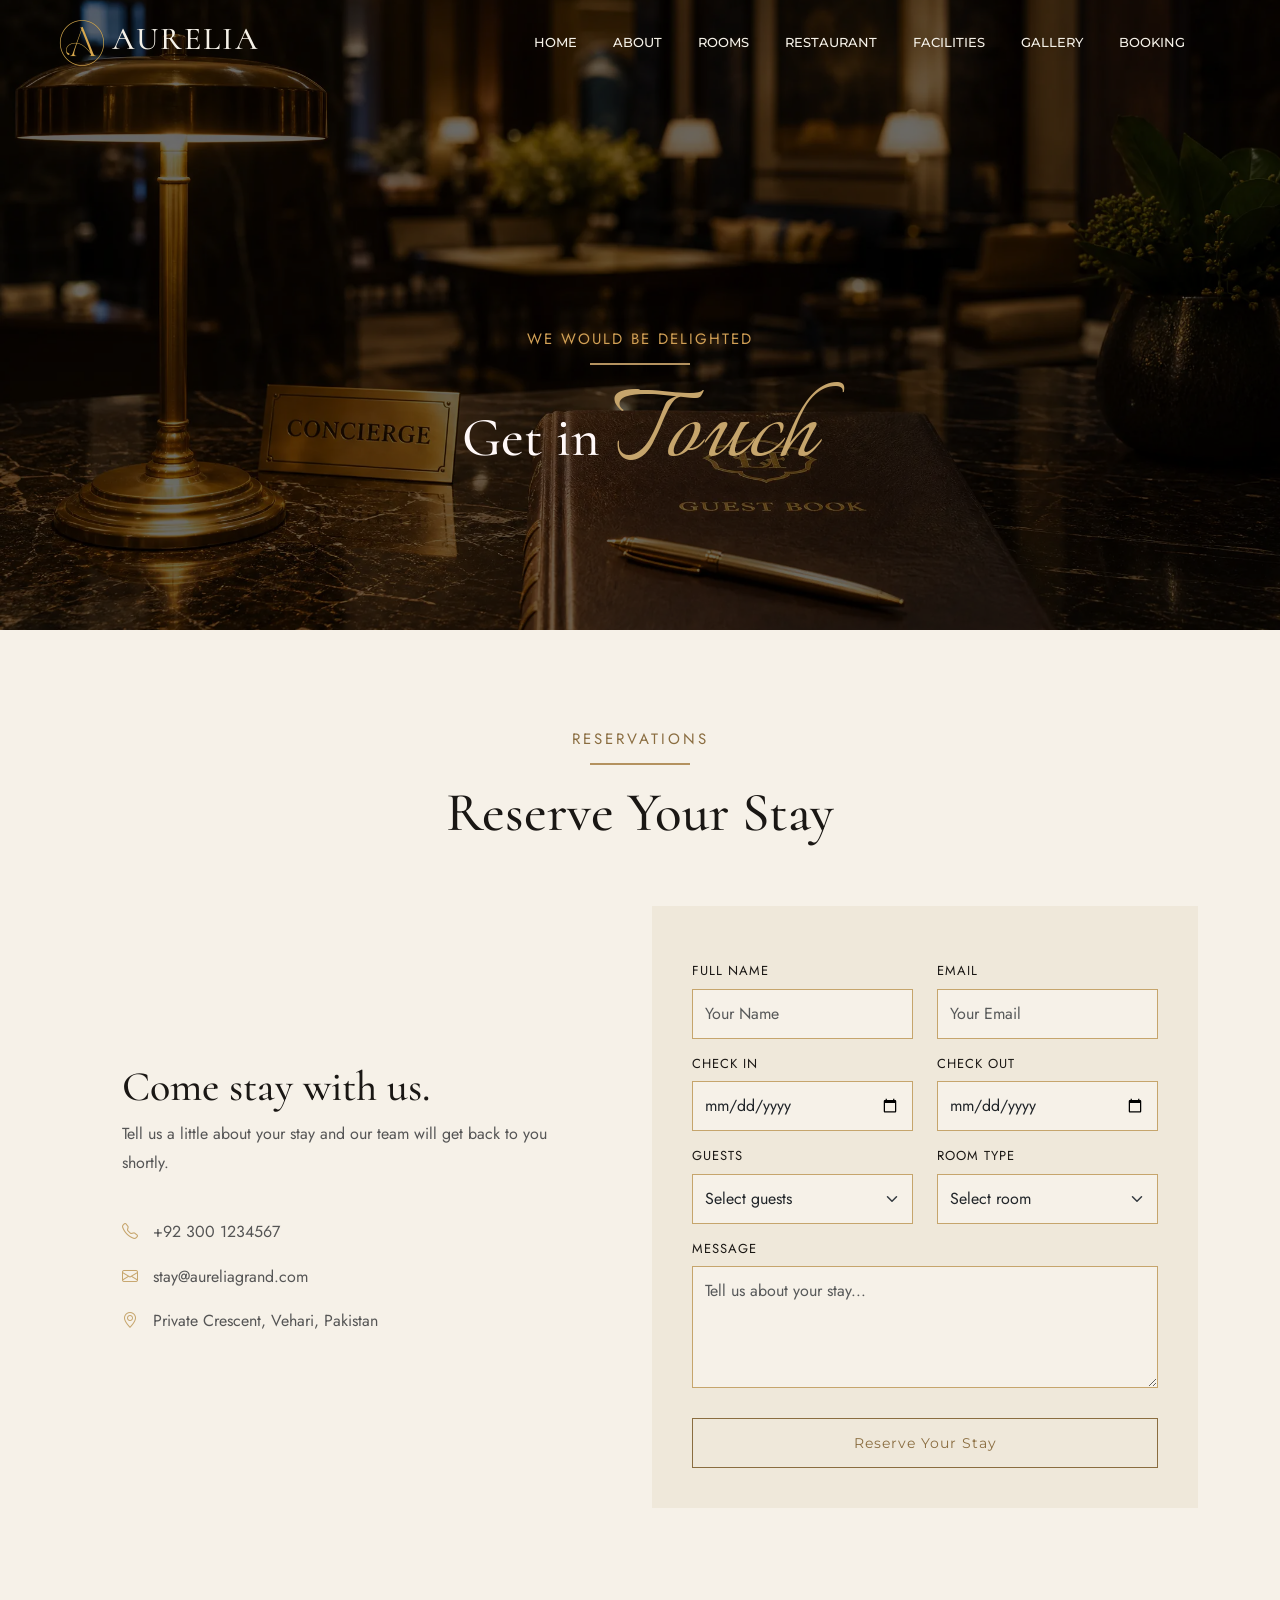
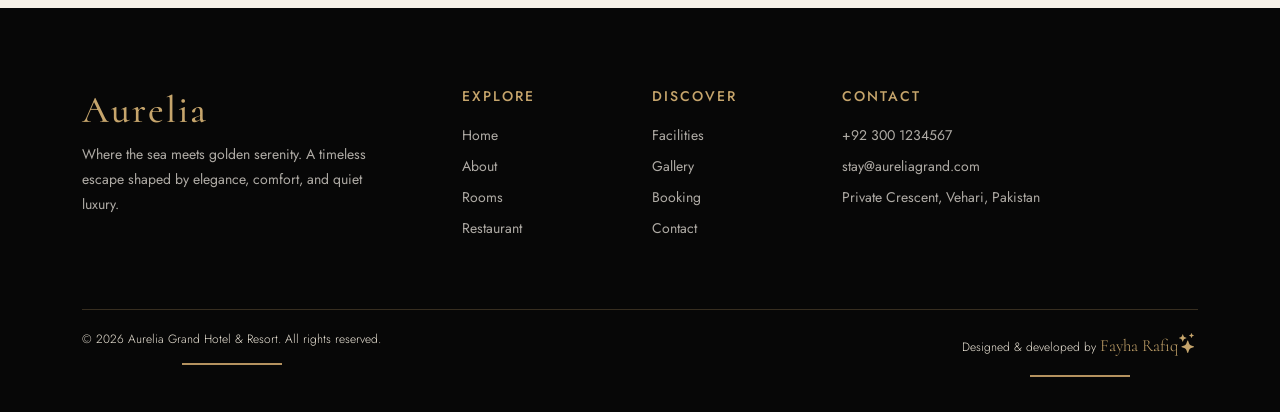
<file: book.html>
<!DOCTYPE html>
<html lang="en">

<head>
    <meta charset="UTF-8">
    <meta name="viewport" content="width=device-width, initial-scale=1.0">
    <title>Book Your Stay</title>
    <link href="https://cdn.jsdelivr.net/npm/bootstrap@5.3.8/dist/css/bootstrap.min.css" rel="stylesheet"
        integrity="sha384-sRIl4kxILFvY47J16cr9ZwB07vP4J8+LH7qKQnuqkuIAvNWLzeN8tE5YBujZqJLB" crossorigin="anonymous">
    <link rel="stylesheet" href="https://cdn.jsdelivr.net/npm/bootstrap-icons@1.13.1/font/bootstrap-icons.min.css">
    <link rel="stylesheet" href="style.css">
    <link rel="stylesheet" href="about.css">
    <link rel="stylesheet" href="resturant.css">
    <link rel="stylesheet" href="facility.css">
    <link rel="stylesheet" href="gallery.css">
    <link rel="stylesheet" href="book.css">
    <link rel="stylesheet" href="responsive.css">
    <link rel="icon" type="image/x-icon" href="logo.png">
    <!--cormorant font used for brand name-->
    <link rel="preconnect" href="https://fonts.googleapis.com">
    <link rel="preconnect" href="https://fonts.gstatic.com" crossorigin>
    <link href="https://fonts.googleapis.com/css2?family=Cormorant:ital,wght@0,300..700;1,300..700&display=swap"
        rel="stylesheet">
    <!--Montserrat font used for links-->
    <link rel="preconnect" href="https://fonts.googleapis.com">
    <link rel="preconnect" href="https://fonts.gstatic.com" crossorigin>
    <link href="https://fonts.googleapis.com/css2?family=Montserrat:ital,wght@0,100..900;1,100..900&display=swap"
        rel="stylesheet">
    <!--Itallino used for golden text at hero section-->
    <link rel="preconnect" href="https://fonts.googleapis.com">
    <link rel="preconnect" href="https://fonts.gstatic.com" crossorigin>
    <link href="https://fonts.googleapis.com/css2?family=Italianno&display=swap" rel="stylesheet">
    <!--Jost used for hero para-->
    <link rel="preconnect" href="https://fonts.googleapis.com">
    <link rel="preconnect" href="https://fonts.gstatic.com" crossorigin>
    <link href="https://fonts.googleapis.com/css2?family=Jost:ital,wght@0,100..900;1,100..900&display=swap"
        rel="stylesheet">
</head>

<body>
    <header>
        <nav class="navbar navbar-expand-lg fixed-top">
            <div class="container-fluid">
                <a class="navbar-brand" href="index.html"><img src="logo.png" class="img-fluid logo-img">Aurelia</a>
                <button class="navbar-toggler" type="button" data-bs-toggle="collapse" data-bs-target="#navbartoggler"
                    aria-controls="navbartoggler" aria-expanded="false" aria-label="Toggle navigation">
                    <i class="bi bi-list"></i>
                </button>
                <div class="collapse navbar-collapse" id="navbartoggler">
                    <ul class="navbar-nav me-auto mb-2 mb-lg-0 links-container">
                        <li class="nav-item">
                            <a class="nav-link active" aria-current="page" href="index.html">Home</a>
                        </li>
                        <li class="nav-item">
                            <a class="nav-link link" href="about.html">about</a>
                        </li>
                        <li class="nav-item">
                            <a class="nav-link link" href="room.html">rooms</a>
                        </li>
                        <li class="nav-item">
                            <a class="nav-link link" href="resturant.html">restaurant</a>
                        </li>
                        <li class="nav-item">
                            <a class="nav-link link" href="facility.html">facilities</a>
                        </li>
                        <li class="nav-item">
                            <a class="nav-link link" href="gallery.html">gallery</a>
                        </li>
                        <li class="nav-item">
                            <a class="nav-link link" href="book.html">booking</a>
                        </li>
                    </ul>
                </div>
            </div>
        </nav>
    </header>
    <section>
        <div class="about-img-overlay">
            <img src="book-page/table-hero.webp" class="w-100 img-fluid about-bg">
            <div class="about-hero-content">
                <h5 class="book-hero-heading line">We Would Be Delighted</h5>
                <h1 class="resturant-hero-title">Get in <span class="resturant-gold">Touch</span>
                </h1>
            </div>
        </div>
    </section>
    <section class="booking-section">
        <div class="container">
            <h5 class="booking-heading line">Reservations</h5>
            <h1 class="booking-title">Reserve Your Stay</h1>
            <div class="row booking-container">
                <div class="col-12 col-lg-6">
                    <div class="booking-info">
                        <h2>Come stay with us.</h2>
                        <p>
                            Tell us a little about your stay and our team
                            will get back to you shortly.
                        </p>
                        <div class="booking-contact">
                            <p><i class="bi bi-telephone"></i> +92 300 1234567</p>
                            <p><i class="bi bi-envelope"></i> stay@aureliagrand.com</p>
                            <p><i class="bi bi-geo-alt"></i> Private Crescent, Vehari, Pakistan</p>
                        </div>
                    </div>
                </div>
                <div class="col-12 col-lg-6">
                    <form class="booking-form">
                        <div class="row">
                            <div class="col-12 col-md-6">
                                <label>Full Name</label>
                                <input type="text" class="form-control" placeholder="Your Name">
                            </div>
                            <div class="col-12 col-md-6">
                                <label>Email</label>
                                <input type="email" class="form-control" placeholder="Your Email">
                            </div>
                            <div class="col-12 col-md-6">
                                <label>Check In</label>
                                <input type="date" class="form-control">
                            </div>
                            <div class="col-12 col-md-6">
                                <label>Check Out</label>
                                <input type="date" class="form-control">
                            </div>
                            <div class="col-12 col-md-6">
                                <label>Guests</label>
                                <select class="form-select">
                                    <option selected>Select guests</option>
                                    <option>1 Guest</option>
                                    <option>2 Guests</option>
                                    <option>3 Guests</option>
                                    <option>4+ Guests</option>
                                </select>
                            </div>
                            <div class="col-12 col-md-6">
                                <label>Room Type</label>
                                <select class="form-select">
                                    <option selected>Select room</option>
                                    <option>Deluxe Room</option>
                                    <option>Garden Suite</option>
                                    <option>Sea View Suite</option>
                                    <option>Presidential Suite</option>
                                </select>
                            </div>
                            <div class="col-12">
                                <label>Message</label>
                                <textarea class="form-control" rows="4"
                                    placeholder="Tell us about your stay..."></textarea>
                            </div>
                            <div class="col-12">
                                <button type="submit" class="booking-btn">
                                    Reserve Your Stay
                                </button>
                            </div>
                        </div>
                    </form>
                </div>
            </div>
        </div>
    </section>
    <footer class="footer">
    <div class="container">
        <div class="row">
            <div class="col-12 col-md-6 col-lg-4 footer-brand">
                <h2>Aurelia</h2>
                <p>
                    Where the sea meets golden serenity.
                    A timeless escape shaped by elegance,
                    comfort, and quiet luxury.
                </p>
            </div>
            <div class="col-6 col-md-3 col-lg-2">
                <h5>Explore</h5>
                <a href="#">Home</a>
                <a href="about.html">About</a>
                <a href="room.html">Rooms</a>
                <a href="resturant.html">Restaurant</a>
            </div>
            <div class="col-6 col-md-3 col-lg-2">
                <h5>Discover</h5>
                <a href="facility.html">Facilities</a>
                <a href="gallery.html">Gallery</a>
                <a href="book.html">Booking</a>
                <a href="book.html">Contact</a>
            </div>
            <div class="col-12 col-md-6 col-lg-4 footer-contact">
                <h5>Contact</h5>
                <p>+92 300 1234567</p>
                <p>stay@aureliagrand.com</p>
                <p>Private Crescent, Vehari, Pakistan</p>
            </div>
        </div>
        <div class="footer-bottom">
            <p class="line">© 2026 Aurelia Grand Hotel & Resort. All rights reserved.</p>
            <p>Designed & developed by <span class="line">Fayha Rafiq<i class="bi bi-stars name-icon"></i></span></p>
        </div>
    </div>
    </footer>
    <script src="https://cdn.jsdelivr.net/npm/bootstrap@5.3.8/dist/js/bootstrap.bundle.min.js"></script>
    <script src="https://unpkg.com/aos@2.3.4/dist/aos.js"></script>

    <script>window.addEventListener("scroll", () => {
            const navbar = document.querySelector(".navbar");

            if (window.scrollY > 50) {
                navbar.classList.add("scrolled");
            } else {
                navbar.classList.remove("scrolled");
            }
        });
    </script>
</body>

</html>
</file>
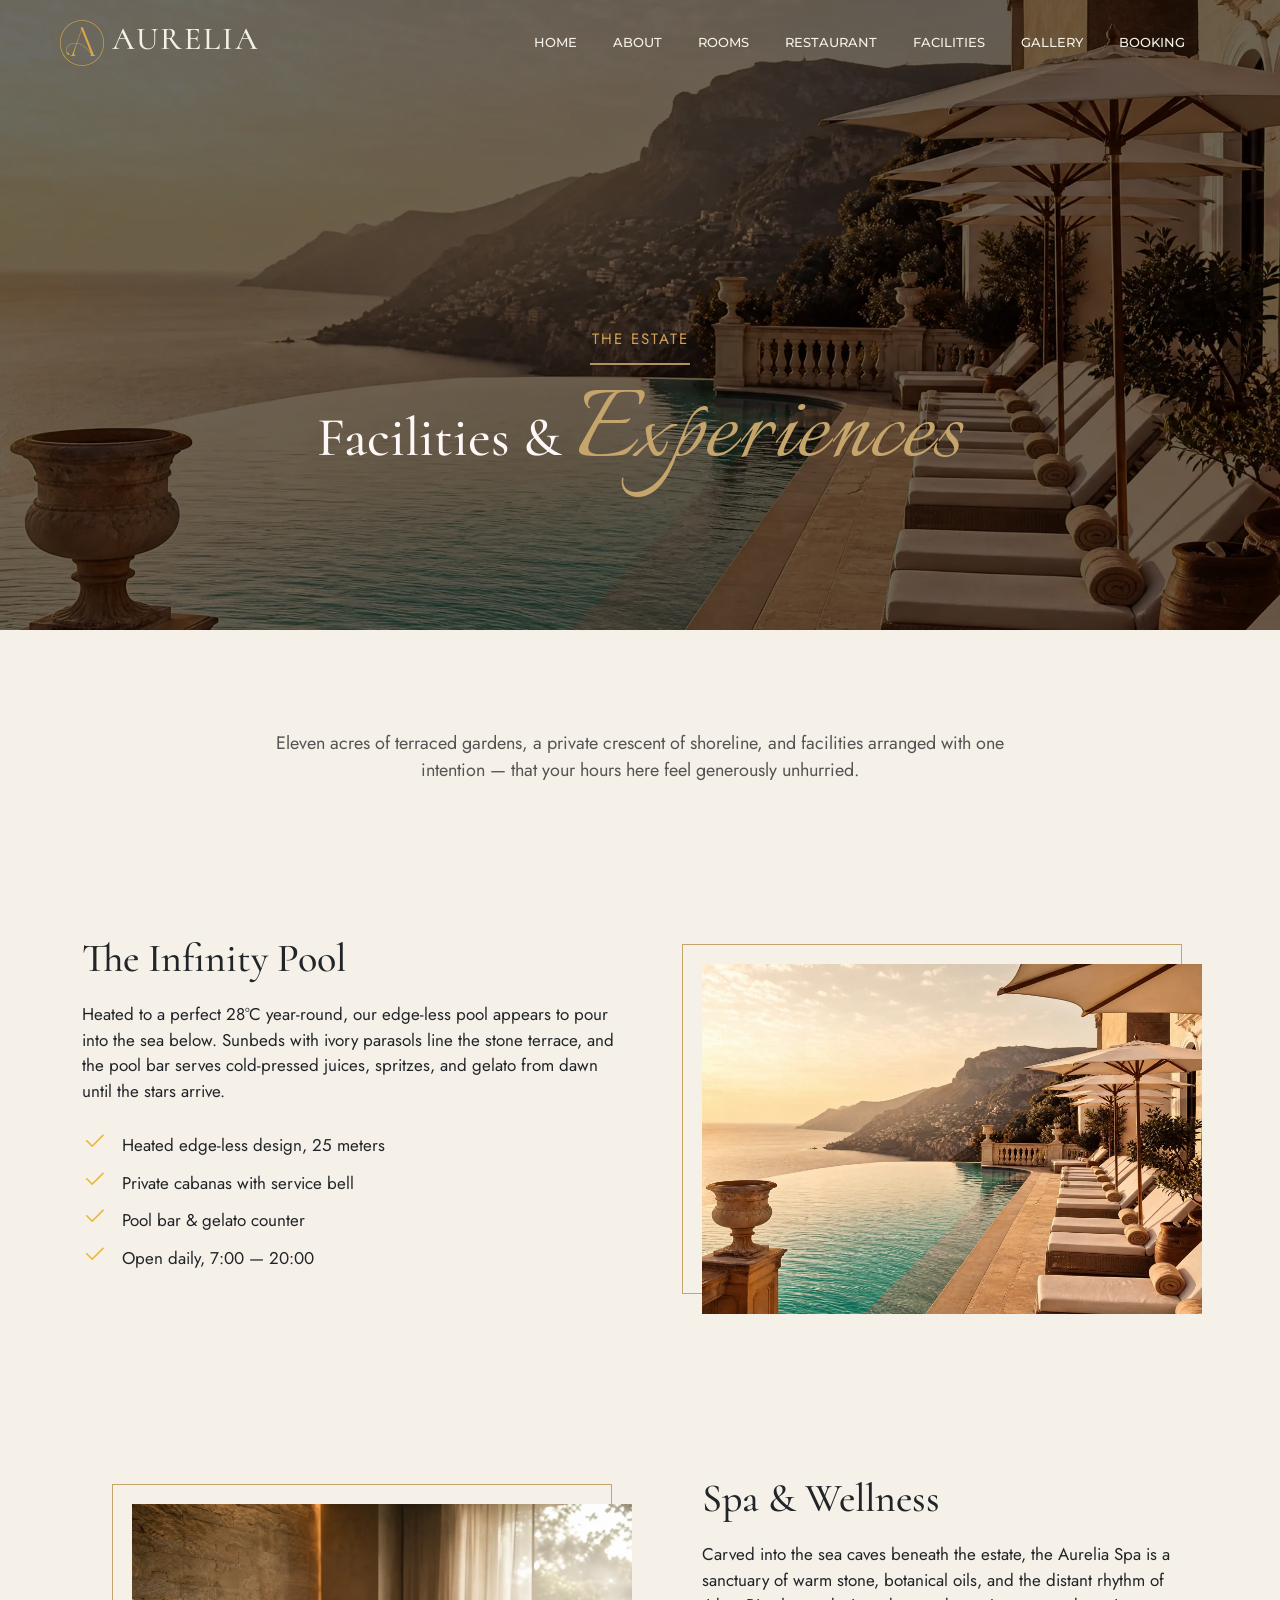
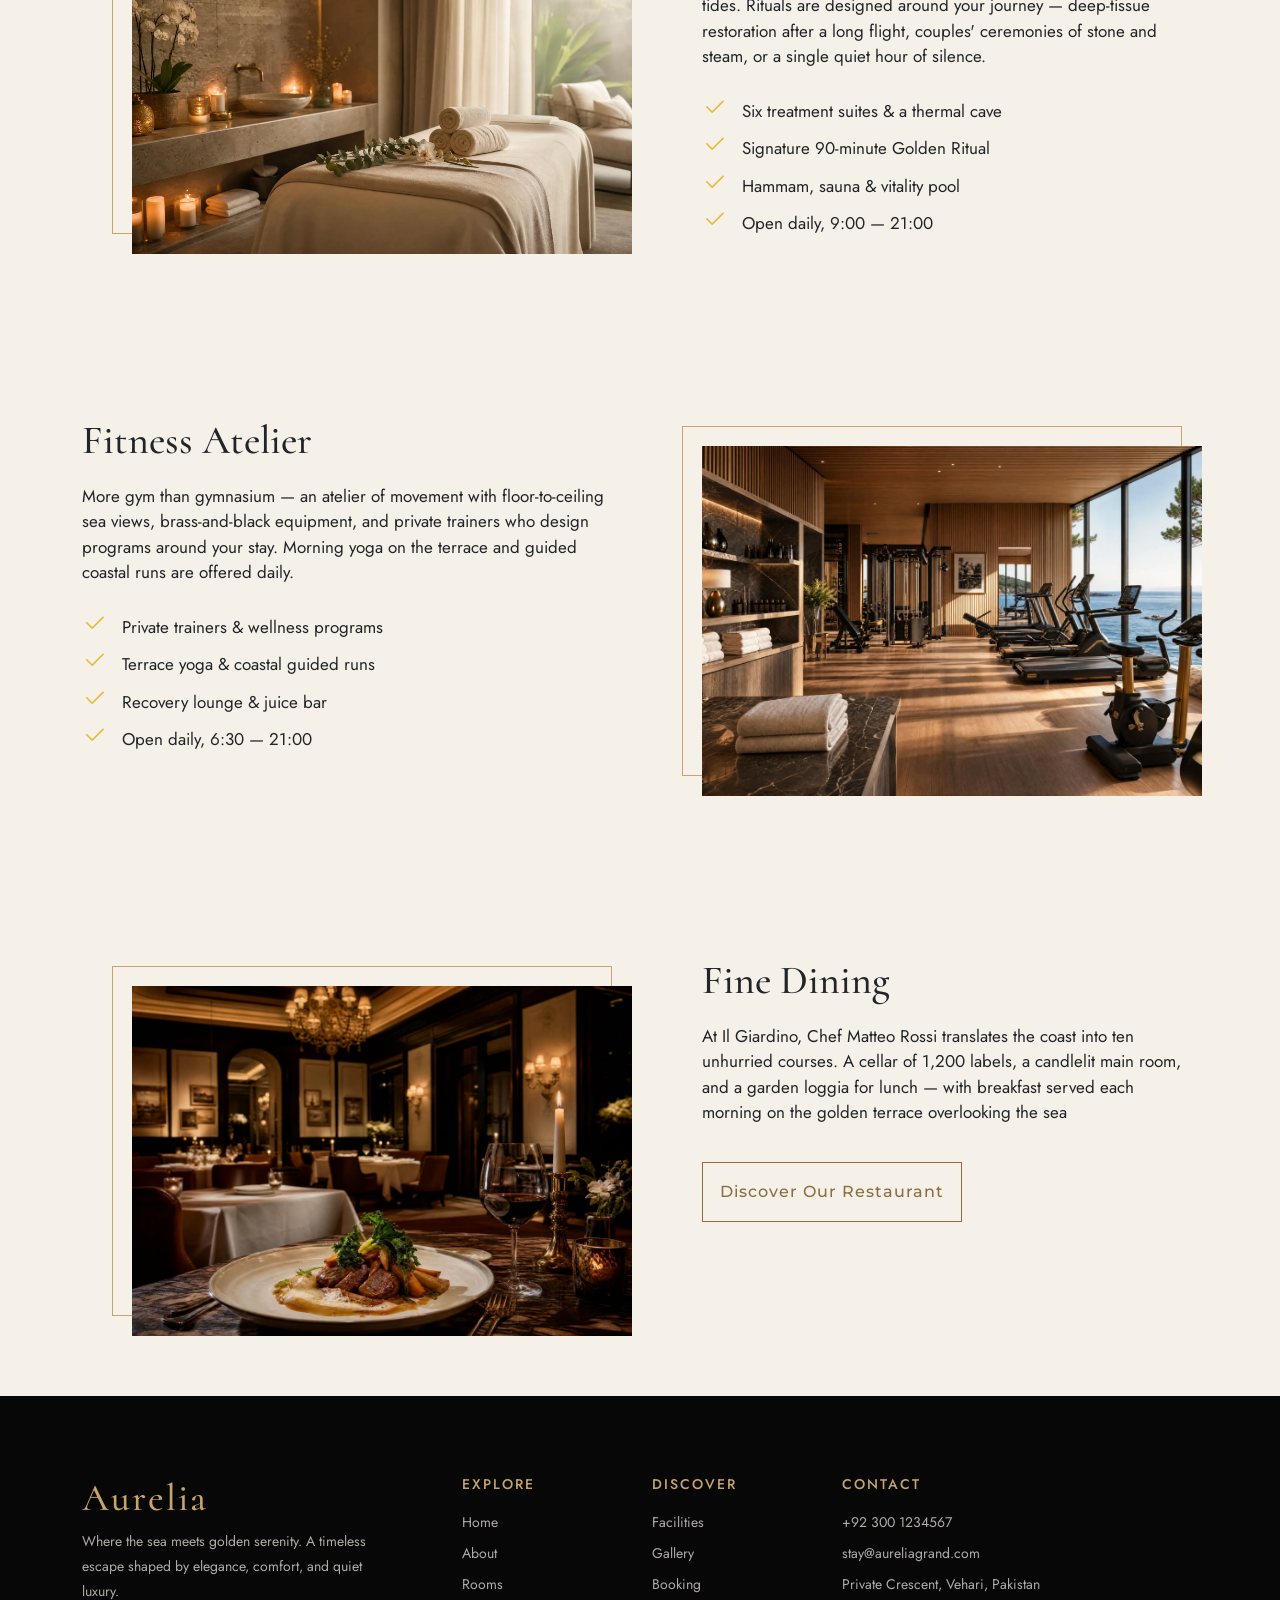
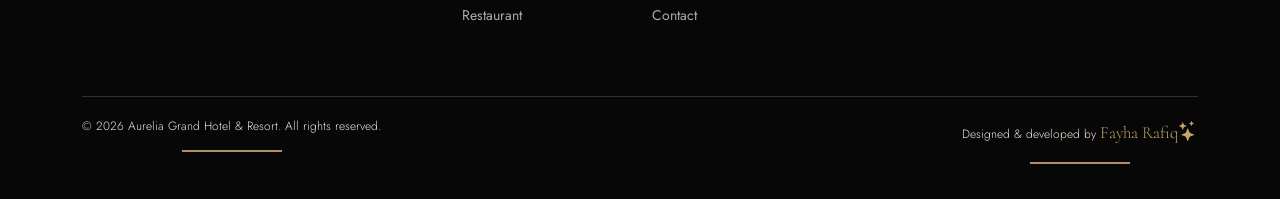
<file: facility.html>
<!DOCTYPE html>
<html lang="en">

<head>
    <meta charset="UTF-8">
    <meta name="viewport" content="width=device-width, initial-scale=1.0">
    <title>Aurelia - Facilities</title>
    <link href="https://cdn.jsdelivr.net/npm/bootstrap@5.3.8/dist/css/bootstrap.min.css" rel="stylesheet"
        integrity="sha384-sRIl4kxILFvY47J16cr9ZwB07vP4J8+LH7qKQnuqkuIAvNWLzeN8tE5YBujZqJLB" crossorigin="anonymous">
    <link rel="stylesheet" href="https://cdn.jsdelivr.net/npm/bootstrap-icons@1.13.1/font/bootstrap-icons.min.css">
    <link rel="stylesheet" href="style.css">
    <link rel="stylesheet" href="about.css">
    <link rel="stylesheet" href="resturant.css">
    <link rel="stylesheet" href="facility.css">
    <link rel="stylesheet" href="responsive.css">
    <link rel="icon" type="image/x-icon" href="logo.png">
    <!--cormorant font used for brand name-->
    <link rel="preconnect" href="https://fonts.googleapis.com">
    <link rel="preconnect" href="https://fonts.gstatic.com" crossorigin>
    <link href="https://fonts.googleapis.com/css2?family=Cormorant:ital,wght@0,300..700;1,300..700&display=swap"
        rel="stylesheet">
    <!--Montserrat font used for links-->
    <link rel="preconnect" href="https://fonts.googleapis.com">
    <link rel="preconnect" href="https://fonts.gstatic.com" crossorigin>
    <link href="https://fonts.googleapis.com/css2?family=Montserrat:ital,wght@0,100..900;1,100..900&display=swap"
        rel="stylesheet">
    <!--Itallino used for golden text at hero section-->
    <link rel="preconnect" href="https://fonts.googleapis.com">
    <link rel="preconnect" href="https://fonts.gstatic.com" crossorigin>
    <link href="https://fonts.googleapis.com/css2?family=Italianno&display=swap" rel="stylesheet">
    <!--Jost used for hero para-->
    <link rel="preconnect" href="https://fonts.googleapis.com">
    <link rel="preconnect" href="https://fonts.gstatic.com" crossorigin>
    <link href="https://fonts.googleapis.com/css2?family=Jost:ital,wght@0,100..900;1,100..900&display=swap"
        rel="stylesheet">
</head>

<body>
    <header>
        <nav class="navbar navbar-expand-lg fixed-top">
            <div class="container-fluid">
                <a class="navbar-brand" href="index.html"><img src="logo.png" class="img-fluid logo-img">Aurelia</a>
                <button class="navbar-toggler" type="button" data-bs-toggle="collapse" data-bs-target="#navbartoggler"
                    aria-controls="navbartoggler" aria-expanded="false" aria-label="Toggle navigation">
                    <i class="bi bi-list"></i>
                </button>
                <div class="collapse navbar-collapse" id="navbartoggler">
                    <ul class="navbar-nav me-auto mb-2 mb-lg-0 links-container">
                        <li class="nav-item">
                            <a class="nav-link active" aria-current="page" href="index.html">Home</a>
                        </li>
                        <li class="nav-item">
                            <a class="nav-link link" href="about.html">about</a>
                        </li>
                        <li class="nav-item">
                            <a class="nav-link link" href="room.html">rooms</a>
                        </li>
                        <li class="nav-item">
                            <a class="nav-link link" href="resturant.html">restaurant</a>
                        </li>
                        <li class="nav-item">
                            <a class="nav-link link" href="facility.html">facilities</a>
                        </li>
                        <li class="nav-item">
                            <a class="nav-link link" href="gallery.html">gallery</a>
                        </li>
                        <li class="nav-item">
                            <a class="nav-link link" href="book.html">booking</a>
                        </li>
                    </ul>
                </div>
            </div>
        </nav>
    </header>
    <section>
        <div class="about-img-overlay">
            <img src="main-page/gallery2.webp" class="w-100 img-fluid about-bg">
            <div class="about-hero-content">
                <h5 class="resturant-hero-heading line">The Estate</h5>
                <h1 class="resturant-hero-title">Facilities & <span class="resturant-gold">Experiences</span>
                </h1>
            </div>
        </div>
    </section>
    <section class="about-lobby">
        <p class="facility-text">Eleven acres of terraced gardens, a private crescent of shoreline, and facilities
            arranged with one<br> intention — that your hours here feel generously unhurried.</p>
        <div class="container">
            <!--facility1-->
            <div class="row">
                <div class="col-12 col-md-12 col-lg-6">
                    <h1 class="facility-lobby-title facility1">The Infinity Pool</h1>
                    <p class="facility-lobby-para1 facility1">Heated to a perfect 28°C year-round, our edge-less pool appears to pour
                        into the sea below. Sunbeds with ivory parasols line the stone terrace, and the pool bar serves
                        cold-pressed juices, spritzes, and gelato from dawn until the stars arrive.</p>
                    <p class="facility-lobby-para1 facility1"><i class="bi bi-check2 facility-icon"></i>Heated edge-less design, 25 meters
                        <br><i class="bi bi-check2 facility-icon"></i>Private cabanas with service bell
                        <br><i class="bi bi-check2 facility-icon"></i>Pool bar & gelato counter
                        <br><i class="bi bi-check2 facility-icon"></i>Open daily, 7:00 — 20:00</span></p>
                </div>
                <div class="col-12 col-md-12 col-lg-6">
                    <div class="about-img-box">
                        <img src="main-page/gallery2.webp" alt="lobby enterrior" class="img-fluid about-lobby-img">
                    </div>
                </div>
            </div>
            <!--facility2-->
            <div class="row facilit-container">
                  <div class="col-12 col-md-12 col-lg-6">
                    <div class="about-img-box">
                        <img src="main-page/gallery1.webp" alt="lobby enterrior" class="img-fluid about-lobby-img">
                    </div>
                </div>
                <div class="col-12 col-md-12 col-lg-6">
                    <h1 class="facility-lobby-title facility-2">Spa & Wellness</h1>
                    <p class="facility-lobby-para1 facility-2">Carved into the sea caves beneath the estate, the Aurelia Spa is a sanctuary of warm stone, botanical oils, and the distant rhythm of tides. Rituals are designed around your journey — deep-tissue restoration after a long flight, couples' ceremonies of stone and steam, or a single quiet hour of silence.</p>
                    <p class="facility-lobby-para1 facility-2"><i class="bi bi-check2 facility-icon"></i>Six treatment suites & a thermal cave
                        <br><i class="bi bi-check2 facility-icon"></i>Signature 90-minute Golden Ritual
                        <br><i class="bi bi-check2 facility-icon"></i>Hammam, sauna & vitality pool
                        <br><i class="bi bi-check2 facility-icon"></i>Open daily, 9:00 — 21:00</span></p>
                </div>
            </div>
            <!--facility3-->
            <div class="row facilit-container">
                <div class="col-12 col-md-12 col-lg-6">
                    <h1 class="facility-lobby-title facility1">Fitness Atelier</h1>
                    <p class="facility-lobby-para1 facility1">More gym than gymnasium — an atelier of movement with floor-to-ceiling sea views, brass-and-black equipment, and private trainers who design programs around your stay. Morning yoga on the terrace and guided coastal runs are offered daily.</p>
                    <p class="facility-lobby-para1 facility1"><i class="bi bi-check2 facility-icon"></i>Private trainers & wellness programs
                        <br><i class="bi bi-check2 facility-icon"></i>Terrace yoga & coastal guided runs
                        <br><i class="bi bi-check2 facility-icon"></i>Recovery lounge & juice bar
                        <br><i class="bi bi-check2 facility-icon"></i>Open daily, 6:30 — 21:00</span></p>
                </div>
                <div class="col-12 col-md-12 col-lg-6">
                    <div class="about-img-box">
                        <img src="facility-page/gym-fitness.webp" alt="lobby enterrior" class="img-fluid about-lobby-img">
                    </div>
                </div>
            </div>
            <!--facility4-->
            <div class="row facilit-container">
                <div class="col-12 col-md-12 col-lg-6">
                    <div class="about-img-box">
                        <img src="resturant-page/returant-hero-img.webp" alt="lobby enterrior" class="img-fluid about-lobby-img">
                    </div>
                </div>
                <div class="col-12 col-md-12 col-lg-6">
                    <h1 class="facility-lobby-title facility-2">Fine Dining</h1>
                    <p class="facility-lobby-para1 facility-2">At Il Giardino, Chef Matteo Rossi translates the coast into ten unhurried courses. A cellar of 1,200 labels, a candlelit main room, and a garden loggia for lunch — with breakfast served each morning on the golden terrace overlooking the sea</p>
                    <a href="resturant.html">
                    <button class="lobby-btn">Discover Our Restaurant</button>
                    </a>
                </div>
            </div>
        </div>
    </section>
    <footer class="footer">
    <div class="container">
        <div class="row">
            <div class="col-12 col-md-6 col-lg-4 footer-brand">
                <h2>Aurelia</h2>
                <p>
                    Where the sea meets golden serenity.
                    A timeless escape shaped by elegance,
                    comfort, and quiet luxury.
                </p>
            </div>
            <div class="col-6 col-md-3 col-lg-2">
                <h5>Explore</h5>
                <a href="#">Home</a>
                <a href="about.html">About</a>
                <a href="room.html">Rooms</a>
                <a href="resturant.html">Restaurant</a>
            </div>
            <div class="col-6 col-md-3 col-lg-2">
                <h5>Discover</h5>
                <a href="facility.html">Facilities</a>
                <a href="gallery.html">Gallery</a>
                <a href="book.html">Booking</a>
                <a href="book.html">Contact</a>
            </div>
            <div class="col-12 col-md-6 col-lg-4 footer-contact">
                <h5>Contact</h5>
                <p>+92 300 1234567</p>
                <p>stay@aureliagrand.com</p>
                <p>Private Crescent, Vehari, Pakistan</p>
            </div>
        </div>
        <div class="footer-bottom">
            <p class="line">© 2026 Aurelia Grand Hotel & Resort. All rights reserved.</p>
            <p>Designed & developed by <span class="line">Fayha Rafiq<i class="bi bi-stars name-icon"></i></span></p>
        </div>
    </div>
    </footer>
    <script src="https://cdn.jsdelivr.net/npm/bootstrap@5.3.8/dist/js/bootstrap.bundle.min.js"></script>
    <script src="https://unpkg.com/aos@2.3.4/dist/aos.js"></script>

    <script>window.addEventListener("scroll", () => {
            const navbar = document.querySelector(".navbar");

            if (window.scrollY > 50) {
                navbar.classList.add("scrolled");
            } else {
                navbar.classList.remove("scrolled");
            }
        });
    </script>
</body>

</html>
</file>
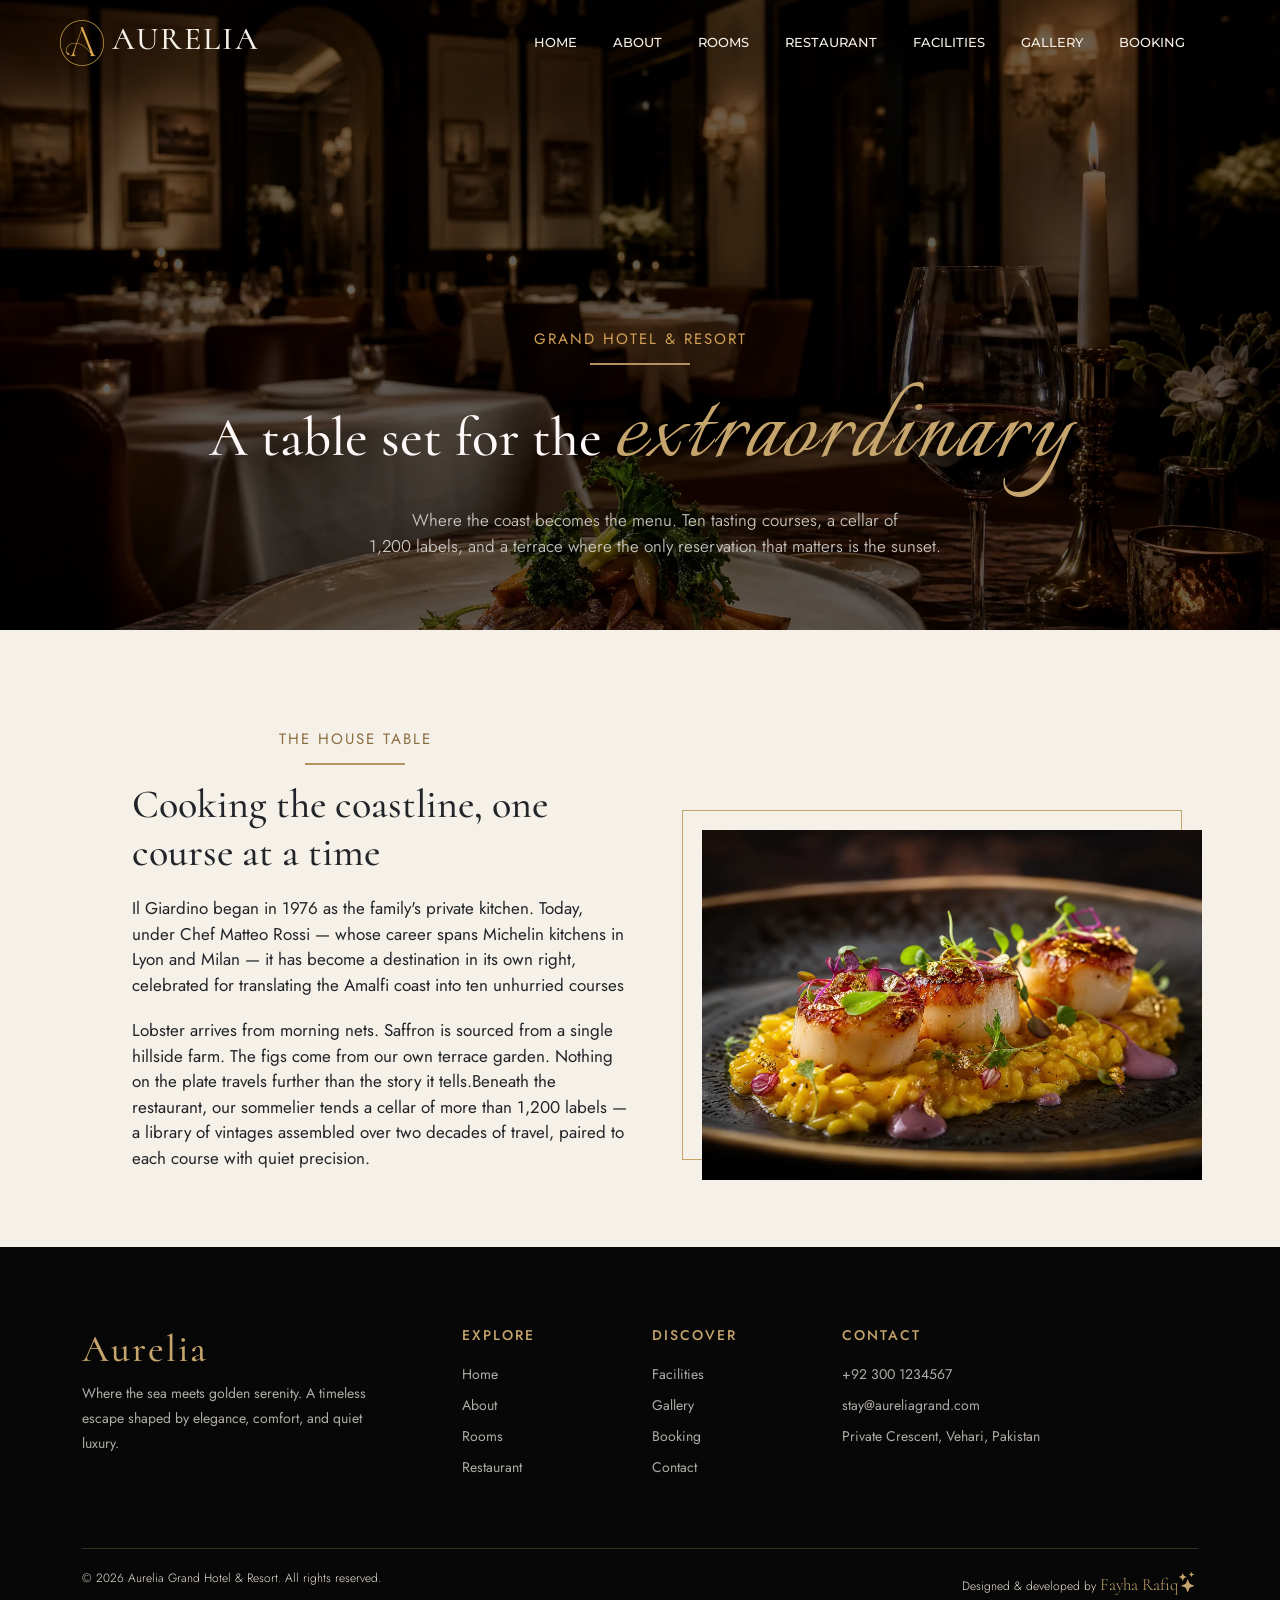
<file: resturant.html>
<!DOCTYPE html>
<html lang="en">

<head>
    <meta charset="UTF-8">
    <meta name="viewport" content="width=device-width, initial-scale=1.0">
    <title>Aurelia - Resturant</title>
    <link href="https://cdn.jsdelivr.net/npm/bootstrap@5.3.8/dist/css/bootstrap.min.css" rel="stylesheet"
        integrity="sha384-sRIl4kxILFvY47J16cr9ZwB07vP4J8+LH7qKQnuqkuIAvNWLzeN8tE5YBujZqJLB" crossorigin="anonymous">
    <link rel="stylesheet" href="https://cdn.jsdelivr.net/npm/bootstrap-icons@1.13.1/font/bootstrap-icons.min.css">
    <link rel="stylesheet" href="style.css">
    <link rel="stylesheet" href="about.css">
    <link rel="stylesheet" href="resturant.css">
    <link rel="stylesheet" href="responsive.css">
    <link rel="icon" type="image/x-icon" href="logo.png">
    <!--cormorant font used for brand name-->
    <link rel="preconnect" href="https://fonts.googleapis.com">
    <link rel="preconnect" href="https://fonts.gstatic.com" crossorigin>
    <link href="https://fonts.googleapis.com/css2?family=Cormorant:ital,wght@0,300..700;1,300..700&display=swap"
        rel="stylesheet">
    <!--Montserrat font used for links-->
    <link rel="preconnect" href="https://fonts.googleapis.com">
    <link rel="preconnect" href="https://fonts.gstatic.com" crossorigin>
    <link href="https://fonts.googleapis.com/css2?family=Montserrat:ital,wght@0,100..900;1,100..900&display=swap"
        rel="stylesheet">
    <!--Itallino used for golden text at hero section-->
    <link rel="preconnect" href="https://fonts.googleapis.com">
    <link rel="preconnect" href="https://fonts.gstatic.com" crossorigin>
    <link href="https://fonts.googleapis.com/css2?family=Italianno&display=swap" rel="stylesheet">
    <!--Jost used for hero para-->
    <link rel="preconnect" href="https://fonts.googleapis.com">
    <link rel="preconnect" href="https://fonts.gstatic.com" crossorigin>
    <link href="https://fonts.googleapis.com/css2?family=Jost:ital,wght@0,100..900;1,100..900&display=swap"
        rel="stylesheet">
</head>

<body>
    <header>
        <nav class="navbar navbar-expand-lg fixed-top">
            <div class="container-fluid">
                <a class="navbar-brand" href="index.html"><img src="logo.png" class="img-fluid logo-img">Aurelia</a>
                <button class="navbar-toggler" type="button" data-bs-toggle="collapse" data-bs-target="#navbartoggler"
                    aria-controls="navbartoggler" aria-expanded="false" aria-label="Toggle navigation">
                    <i class="bi bi-list"></i>
                </button>
                <div class="collapse navbar-collapse" id="navbartoggler">
                    <ul class="navbar-nav me-auto mb-2 mb-lg-0 links-container">
                        <li class="nav-item">
                            <a class="nav-link active" aria-current="page" href="index.html">Home</a>
                        </li>
                        <li class="nav-item">
                            <a class="nav-link link" href="about.html">about</a>
                        </li>
                        <li class="nav-item">
                            <a class="nav-link link" href="room.html">rooms</a>
                        </li>
                        <li class="nav-item">
                            <a class="nav-link link" href="resturant.html">restaurant</a>
                        </li>
                        <li class="nav-item">
                            <a class="nav-link link" href="facility.html">facilities</a>
                        </li>
                        <li class="nav-item">
                            <a class="nav-link link" href="gallery.html">gallery</a>
                        </li>
                        <li class="nav-item">
                            <a class="nav-link link" href="book.html">booking</a>
                        </li>
                    </ul>
                </div>
            </div>
        </nav>
    </header>
    <section>
        <div class="about-img-overlay">
            <img src="resturant-page/returant-hero-img.webp" class="w-100 img-fluid about-bg">
            <div class="about-hero-content">
                <h5 class="resturant-hero-heading line">Grand Hotel & Resort</h5>
                <h1 class="resturant-hero-title">A table set for the <span class="resturant-gold">extraordinary</span>
                </h1>
                <p class="resturant-para">Where the coast becomes the menu. Ten tasting courses, a cellar of<br> 1,200
                    labels, and a terrace where the only reservation that matters is the sunset.</p>
            </div>
        </div>
    </section>
    <section class="about-lobby">
        <div class="container">
            <div class="row">
                <div class="col-12 col-md-12 col-lg-6">
                    <h5 class="about-lobby-heading line">The House Table</h5>
                    <h1 class="about-lobby-title">Cooking the coastline, one course at a time</h1>
                    <p class="about-lobby-para1">Il Giardino began in 1976 as the family's private kitchen. Today, under
                        Chef Matteo Rossi — whose career spans Michelin kitchens in Lyon and Milan — it has become a
                        destination in its own right, celebrated for translating the Amalfi coast into ten unhurried
                        courses</p>
                    <p class="about-lobby-para1">Lobster arrives from morning nets. Saffron is sourced from a single
                        hillside farm. The figs come from our own terrace garden. Nothing on the plate travels further
                        than the story it tells.Beneath the restaurant, our sommelier tends a cellar of more than 1,200 labels — a library of vintages assembled over two decades of travel, paired to each course with quiet precision.</p>
                </div>
                <div class="col-12 col-md-12 col-lg-6">
                    <div class="about-img-box">
                        <img src="main-page/gallery3.webp" alt="lobby enterrior" class="img-fluid about-lobby-img">
                    </div>
                </div>
            </div>
        </div>
    </section>
    <footer class="footer">
    <div class="container">
        <div class="row">
            <div class="col-12 col-md-6 col-lg-4 footer-brand">
                <h2>Aurelia</h2>
                <p>
                    Where the sea meets golden serenity.
                    A timeless escape shaped by elegance,
                    comfort, and quiet luxury.
                </p>
            </div>
            <div class="col-6 col-md-3 col-lg-2">
                <h5>Explore</h5>
                <a href="#">Home</a>
                <a href="about.html">About</a>
                <a href="room.html">Rooms</a>
                <a href="resturant.html">Restaurant</a>
            </div>
            <div class="col-6 col-md-3 col-lg-2">
                <h5>Discover</h5>
                <a href="facility.html">Facilities</a>
                <a href="gallery.html">Gallery</a>
                <a href="book.html">Booking</a>
                <a href="book.html">Contact</a>
            </div>
            <div class="col-12 col-md-6 col-lg-4 footer-contact">
                <h5>Contact</h5>
                <p>+92 300 1234567</p>
                <p>stay@aureliagrand.com</p>
                <p>Private Crescent, Vehari, Pakistan</p>
            </div>
        </div>
        <div class="footer-bottom">
            <p class="line">© 2026 Aurelia Grand Hotel & Resort. All rights reserved.</p>
            <p>Designed & developed by <span class="line">Fayha Rafiq<i class="bi bi-stars name-icon"></i></span></p>
        </div>
    </div>
    </footer>
    <script src="https://cdn.jsdelivr.net/npm/bootstrap@5.3.8/dist/js/bootstrap.bundle.min.js"></script>
    <script src="https://unpkg.com/aos@2.3.4/dist/aos.js"></script>

    <script>window.addEventListener("scroll", () => {
            const navbar = document.querySelector(".navbar");

            if (window.scrollY > 50) {
                navbar.classList.add("scrolled");
            } else {
                navbar.classList.remove("scrolled");
            }
        });
    </script>
</body>

</html>
</file>
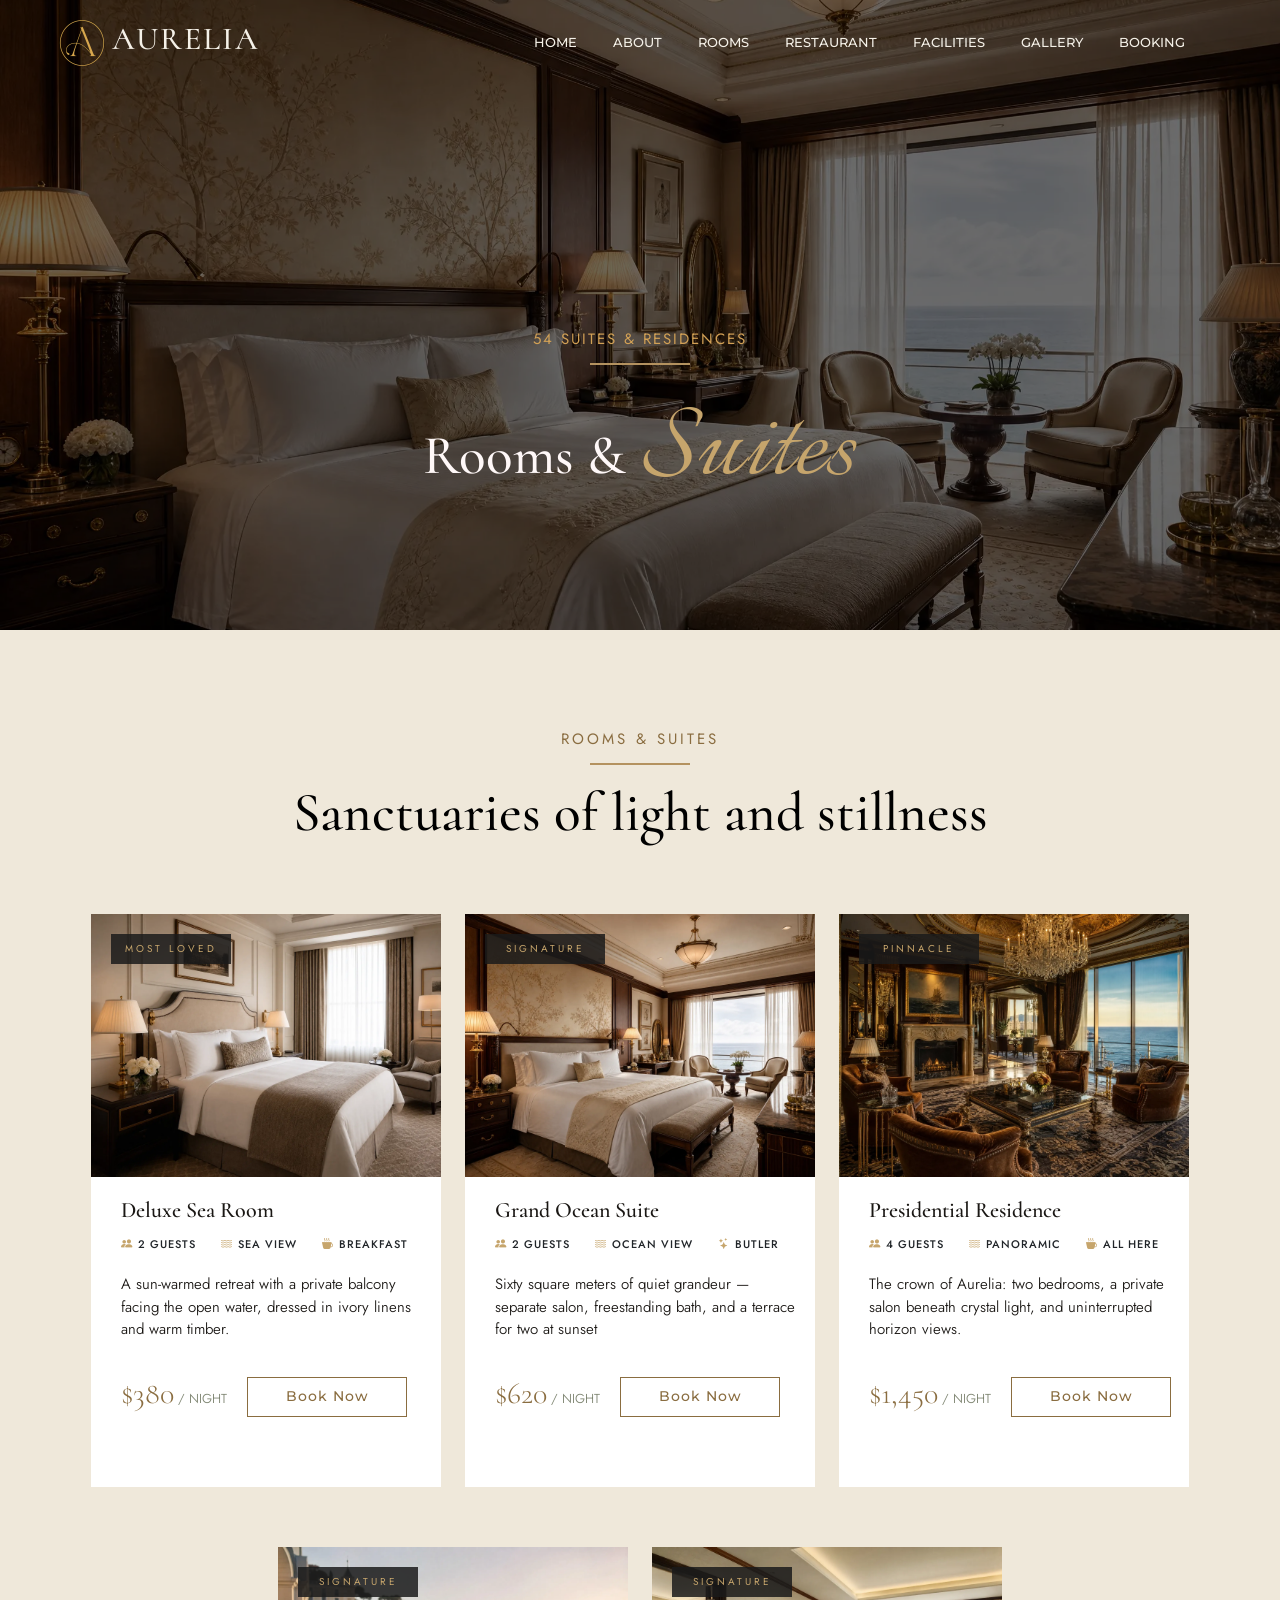
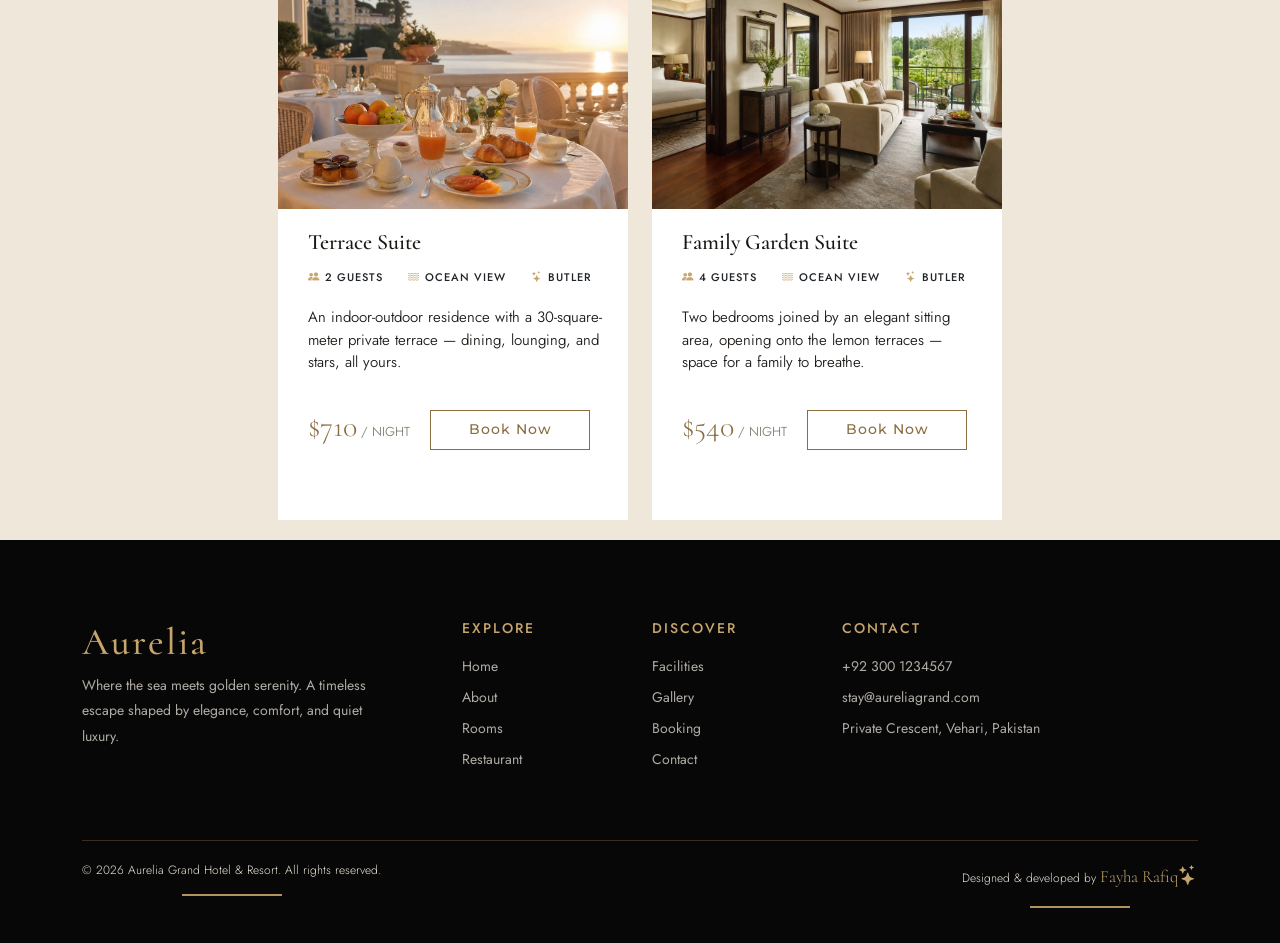
<file: room.html>
<!DOCTYPE html>
<html lang="en">
<head>
    <meta charset="UTF-8">
    <meta name="viewport" content="width=device-width, initial-scale=1.0">
    <title>Aurelia - Rooms</title>
    <link href="https://cdn.jsdelivr.net/npm/bootstrap@5.3.8/dist/css/bootstrap.min.css" rel="stylesheet"
        integrity="sha384-sRIl4kxILFvY47J16cr9ZwB07vP4J8+LH7qKQnuqkuIAvNWLzeN8tE5YBujZqJLB" crossorigin="anonymous">
    <link rel="stylesheet" href="https://cdn.jsdelivr.net/npm/bootstrap-icons@1.13.1/font/bootstrap-icons.min.css">
    <link rel="stylesheet" href="style.css">
    <link rel="stylesheet" href="about.css">
    <link rel="stylesheet" href="responsive.css">
    <link rel="icon" type="image/x-icon" href="logo.png">
    <!--cormorant font used for brand name-->
    <link rel="preconnect" href="https://fonts.googleapis.com">
    <link rel="preconnect" href="https://fonts.gstatic.com" crossorigin>
    <link href="https://fonts.googleapis.com/css2?family=Cormorant:ital,wght@0,300..700;1,300..700&display=swap"
        rel="stylesheet">
    <!--Montserrat font used for links-->
    <link rel="preconnect" href="https://fonts.googleapis.com">
    <link rel="preconnect" href="https://fonts.gstatic.com" crossorigin>
    <link href="https://fonts.googleapis.com/css2?family=Montserrat:ital,wght@0,100..900;1,100..900&display=swap"
        rel="stylesheet">
    <!--Itallino used for golden text at hero section-->
    <link rel="preconnect" href="https://fonts.googleapis.com">
    <link rel="preconnect" href="https://fonts.gstatic.com" crossorigin>
    <link href="https://fonts.googleapis.com/css2?family=Italianno&display=swap" rel="stylesheet">
    <!--Jost used for hero para-->
    <link rel="preconnect" href="https://fonts.googleapis.com">
    <link rel="preconnect" href="https://fonts.gstatic.com" crossorigin>
    <link href="https://fonts.googleapis.com/css2?family=Jost:ital,wght@0,100..900;1,100..900&display=swap"
        rel="stylesheet">
</head>
<body>
    <header>
        <nav class="navbar navbar-expand-lg fixed-top">
            <div class="container-fluid">
                <a class="navbar-brand" href="index.html"><img src="logo.png" class="img-fluid logo-img">Aurelia</a>
                <button class="navbar-toggler" type="button" data-bs-toggle="collapse" data-bs-target="#navbartoggler"
                    aria-controls="navbartoggler" aria-expanded="false" aria-label="Toggle navigation">
                    <i class="bi bi-list"></i>
                </button>
                <div class="collapse navbar-collapse" id="navbartoggler">
                    <ul class="navbar-nav me-auto mb-2 mb-lg-0 links-container">
                        <li class="nav-item">
                            <a class="nav-link active" aria-current="page" href="index.html">Home</a>
                        </li>
                        <li class="nav-item">
                            <a class="nav-link link" href="about.html">about</a>
                        </li>
                        <li class="nav-item">
                            <a class="nav-link link" href="room.html">rooms</a>
                        </li>
                        <li class="nav-item">
                            <a class="nav-link link" href="resturant.html">restaurant</a>
                        </li>
                        <li class="nav-item">
                            <a class="nav-link link" href="facility.html">facilities</a>
                        </li>
                        <li class="nav-item">
                            <a class="nav-link link" href="gallery.html">gallery</a>
                        </li>
                        <li class="nav-item">
                            <a class="nav-link link" href="book.html">booking</a>
                        </li>
                    </ul>
                </div>
            </div>
        </nav>
    </header>
    <section>
        <div class="about-img-overlay">
            <img src="rooms-page/room-hero-img.webp" class="w-100 img-fluid about-bg">
            <div class="about-hero-content">
                <h5 class="about-hero-heading line">54 Suites & Residences</h5>
                <h1 class="about-hero-title">Rooms & <span class="gold-about">Suites</span></h1>
            </div>
        </div>
    </section>
    <section class="rooms">
        <h5 class="rooms-heading line">Rooms & Suites</h5>
        <h1 class="rooms-title">Sanctuaries of light and stillness</h1>
        <div class="container-fluid">
            <div class="row justify-content-center">
                <div class="col-12 col-md-6 col-lg-auto">
                    <div class="rooms-section">
                        <img src="main-page/room1.webp" class="img-fluid room-img">
                        <p class="img-box-text">Most Loved</p>
                        <h5 class="room-content-heading">Deluxe Sea Room</h5>
                        <div class="room-content-guest">
                            <p><i class="bi bi-people-fill room-content-icon"></i>2 Guests</p>
                            <p><i class="bi bi-water room-content-icon"></i>Sea View</p>
                            <p><i class="bi bi-cup-hot-fill room-content-icon"></i>Breakfast</p>
                        </div>
                        <p class="room-content-para">A sun-warmed retreat with a private balcony facing the open water,
                            dressed in ivory linens and warm timber.</p>
                        <div class="room-book">
                            <p class="room-night-text"><span class="room-price">$380</span> / night</p>
                            <a href="book.html"><button class="room-content-btn">Book Now</button></a>
                        </div>
                    </div>
                </div>
                <div class="col-12 col-md-6 col-lg-auto">
                    <div class="rooms-section">
                        <img src="main-page/room2.webp" class="img-fluid room-img">
                        <p class="img-box-text">Signature</p>
                        <h5 class="room-content-heading">Grand Ocean Suite</h5>
                        <div class="room-content-guest">
                            <p><i class="bi bi-people-fill room-content-icon"></i>2 Guests</p>
                            <p><i class="bi bi-water room-content-icon"></i>Ocean View</p>
                            <p><i class="bi bi-stars room-content-icon"></i>Butler</p>
                        </div>
                        <p class="room-content-para">Sixty square meters of quiet grandeur — separate salon,
                            freestanding bath, and a terrace for two at sunset</p>
                        <div class="room-book">
                            <p class="room-night-text"><span class="room-price">$620</span> / night</p>
                            <a href="book.html"><button class="room-content-btn">Book Now</button></a>
                        </div>
                    </div>
                </div>
                <div class="col-12 col-md-6 col-lg-auto">
                    <div class="rooms-section">
                        <img src="main-page/room3.webp" class="img-fluid room-img">
                        <p class="img-box-text">Pinnacle</p>
                        <h5 class="room-content-heading">Presidential Residence</h5>
                        <div class="room-content-guest">
                            <p><i class="bi bi-people-fill room-content-icon"></i>4 Guests</p>
                            <p><i class="bi bi-water room-content-icon"></i>Panoramic</p>
                            <p><i class="bi bi-cup-hot-fill room-content-icon"></i>All here</p>
                        </div>
                        <p class="room-content-para">The crown of Aurelia: two bedrooms, a private salon beneath crystal
                            light, and uninterrupted horizon views.</p>
                        <div class="room-book">
                            <p class="room-night-text"><span class="room-price">$1,450</span> / night</p>
                           <a href="book.html"> <button class="room-content-btn">Book Now</button></a>
                        </div>
                    </div>
                </div>
                <div class="col-12 col-md-6 col-lg-auto">
                    <div class="rooms-section">
                        <img src="main-page/quote-img.webp" class="img-fluid room-img">
                        <p class="img-box-text">Signature</p>
                        <h5 class="room-content-heading">Terrace Suite</h5>
                        <div class="room-content-guest">
                            <p><i class="bi bi-people-fill room-content-icon"></i>2 Guests</p>
                            <p><i class="bi bi-water room-content-icon"></i>Ocean View</p>
                            <p><i class="bi bi-stars room-content-icon"></i>Butler</p>
                        </div>
                        <p class="room-content-para">An indoor-outdoor residence with a 30-square-meter private terrace — dining, lounging, and stars, all yours.</p>
                        <div class="room-book">
                            <p class="room-night-text"><span class="room-price">$710</span> / night</p>
                            <a href="book.html"><button class="room-content-btn">Book Now</button></a>
                        </div>
                    </div>
                </div>
                <div class="col-12 col-md-6 col-lg-auto">
                    <div class="rooms-section">
                        <img src="rooms-page/room-img.webp" class="img-fluid room-img">
                        <p class="img-box-text">Signature</p>
                        <h5 class="room-content-heading">Family Garden Suite</h5>
                        <div class="room-content-guest">
                            <p><i class="bi bi-people-fill room-content-icon"></i>4 Guests</p>
                            <p><i class="bi bi-water room-content-icon"></i>Ocean View</p>
                            <p><i class="bi bi-stars room-content-icon"></i>Butler</p>
                        </div>
                        <p class="room-content-para">Two bedrooms joined by an elegant sitting area, opening onto the lemon terraces — space for a family to breathe.</p>
                        <div class="room-book">
                            <p class="room-night-text"><span class="room-price">$540</span> / night</p>
                            <a href="book.html"><button class="room-content-btn">Book Now</button></a>
                        </div>
                    </div>
                </div>
            </div>
        </div>
    </section>
    <footer class="footer">
    <div class="container">
        <div class="row">
            <div class="col-12 col-md-6 col-lg-4 footer-brand">
                <h2>Aurelia</h2>
                <p>
                    Where the sea meets golden serenity.
                    A timeless escape shaped by elegance,
                    comfort, and quiet luxury.
                </p>
            </div>
            <div class="col-6 col-md-3 col-lg-2">
                <h5>Explore</h5>
                <a href="#">Home</a>
                <a href="about.html">About</a>
                <a href="room.html">Rooms</a>
                <a href="resturant.html">Restaurant</a>
            </div>
            <div class="col-6 col-md-3 col-lg-2">
                <h5>Discover</h5>
                <a href="facility.html">Facilities</a>
                <a href="gallery.html">Gallery</a>
                <a href="book.html">Booking</a>
                <a href="book.html">Contact</a>
            </div>
            <div class="col-12 col-md-6 col-lg-4 footer-contact">
                <h5>Contact</h5>
                <p>+92 300 1234567</p>
                <p>stay@aureliagrand.com</p>
                <p>Private Crescent, Vehari, Pakistan</p>
            </div>
        </div>
        <div class="footer-bottom">
            <p class="line">© 2026 Aurelia Grand Hotel & Resort. All rights reserved.</p>
            <p>Designed & developed by <span class="line">Fayha Rafiq<i class="bi bi-stars name-icon"></i></span></p>
        </div>
    </div>
    </footer>
    <script src="https://cdn.jsdelivr.net/npm/bootstrap@5.3.8/dist/js/bootstrap.bundle.min.js"></script>
    <script src="https://unpkg.com/aos@2.3.4/dist/aos.js"></script>

    <script>window.addEventListener("scroll", () => {
            const navbar = document.querySelector(".navbar");

            if (window.scrollY > 50) {
                navbar.classList.add("scrolled");
            } else {
                navbar.classList.remove("scrolled");
            }
        });
    </script>
</body>
</html>
</file>
<file: style.css>
.navbar {
    background: transparent;
    z-index: 1000;
    transition: all 0.5s ease;
}
.navbar-toggler{
    color: #c6a56c;
    border: 1px solid #c6a56c;
}
.navbar-toggler:focus{
    box-shadow: 0px 0px 80px 0px #fbd086;
}
.navbar.scrolled {
   background: rgba(32, 31, 31, 0.85);
    backdrop-filter: blur(20px);
    -webkit-backdrop-filter: blur(20px);
}
.navbar .navbar-brand{
    color: #F5F1E8;
    text-transform: uppercase;
    font-family: "Cormorant", serif;
     font-size: 32px;
     font-weight: 500;
     letter-spacing: 2px;
     margin-left: 40px;
     cursor: pointer;
}
.logo-img{
     height: 60px;
}
.navbar-nav .nav-link.active{
     font-family: "Montserrat", sans-serif;
    font-size: 13px;
    font-weight: 500;
     color: #F5F1E8;
     text-transform: uppercase;
}
.navbar-nav .nav-link.active:hover{
    color: #c6a56c;
}
.links-container{
    margin-left: 250px;
    gap: 20px;
}
.navbar-nav .link{
    font-family: "Montserrat", sans-serif;
    color: #F5F1E8;
    text-transform: uppercase;
    font-size: 13px;
    font-weight: 500;
}
.navbar-nav .link:hover{
    color: #c6a56c;
}
.hero-section{ 
    position: relative;
    width: 100%;
    height: 100vh;
     background: url(main-page/hero-img.jpg);
    background-position: center;
    background-size: cover;
    background-repeat: no-repeat;
}
.hero-section::before{
     content: "";
    position: absolute;
    inset: 0;
    background: rgba(0, 0, 0, 0.3);
    z-index: 1;
}
.hero-content{
    position: relative;
    z-index: 2;
    top: 120px;
    margin-left: 90px;
}
.hero-heading{
   color: #f6f1e8;
   font-family: "Cormorant", serif;
   font-weight: 500;
   line-height: 1;
   font-size: 90px;
}
.gold{
    color: #c6a56c;
    font-family: "Italianno", cursive;
    font-weight: 500;
    letter-spacing: 2px;
    font-size: 120px;
}
.hero-para{
    color: rgba(246, 241, 232, .88);
    max-width: 560px;
    font-family: "Jost", sans-serif;
    font-size: 19px;
    line-height: 1.6;
}
.hero-btns{
    display: flex;
    gap: 30px;
    padding-top: 40px;
}
.btn1{
    width: 220px;
    height: 60px;
    background-color: #cca05d;
    border: none;
    font-size: 16px;
    letter-spacing: 1px;
    font-weight: 500;
    color:white;
    font-family: "Montserrat", sans-serif;
    transition: all 0.5s ease;
}
.btn1:hover{
    box-shadow: 0px 0px 60px 0px rgb(9, 9, 9);
    transform: translateY(-10px);
}
.btn2{
     width: 220px;
    height: 60px;
    background: transparent;
    border: 1px solid #cca05d;
    font-size: 16px;
    letter-spacing: 1px;
    font-weight: 500;
    color:white;
    font-family: "Montserrat", sans-serif;
    transition: all 0.5s ease;
}
.btn2:hover{
    background-color: rgb(38, 38, 38);
    color: #c6a56c;
    border: none;
    transform: translateY(-10px);
}
.lobby{
    background-color: #f6f1e8;
    padding-top: 100px;
    min-height: auto;
}
.img-box{
    position: relative;
    height: 350px;
    width: 500px;
    margin-top: 100px;
}
.img-box::before{
    content: "";
    position: absolute;
    width: 100%;
    height: 100%;
    border: 1px solid #c6a56c;
    bottom: 20px;
    right: 20px;
}
.lobby-img{
    position: relative;
    width: 100%;
    height: 100%;
}
.lobby-heading{
    text-align: center;
    font-family: "Jost", sans-serif;
    color: #8a6d40;
    font-weight: 400;
    letter-spacing: 2px;
    font-size: 15px;
    text-transform: uppercase;
}
.line::after{
    content: "";
    display: block;
    width: 100px;
    height: 2px;
    margin: 15px auto;
    background: #b4925f;
}
.lobby-title{
   font-family: "Cormorant", serif;
   font-weight: 500;
   margin-left: 50px;
   font-size: 40px;
}
.lobby-para1{
     font-family: "Jost", sans-serif;
     font-weight: 400;
     margin-left: 50px;
     font-size: 17px;
     margin-top: 20px;
}
.lobby-btn{
    width: 260px;
    height: 60px;
    background: transparent;
    border: 1px solid #8a6d40;
    font-size: 16px;
    margin-top: 20px;
    letter-spacing: 1px;
    margin-left: 50px;
    font-weight: 500;
    color:#8a6d40;
    font-family: "Montserrat", sans-serif;
    margin-bottom: 70px;
}
.lobby-btn:hover{
    background-color: rgb(66, 64, 64);
    color: #f6f1e8;
    border: none;
}
.rooms{
    padding-top: 100px;
    padding-bottom: 20px;
    background-color: #efe8da;
    height: auto;
}
.rooms-heading{
     text-align: center;
    font-family: "Jost", sans-serif;
    color: #8a6d40;
    font-size: 15px;
    font-weight: 400;
    letter-spacing: 3px;
    text-transform: uppercase;
}
.rooms-title{
   font-family: "Cormorant", serif;
   font-weight: 500;
   color: black;
   text-align: center;
   font-size: 55px;
}
.rooms-section{
    width: 100%;
    max-width: 350px;
     margin: 60px auto 0;
    background-color: #fff;
     position: relative;
    overflow: hidden;
    perspective: 1000px;
    transition: all 0.4s ease;
}
.rooms-section:hover{
    transform: translateY(-4px);
    box-shadow: 0px 0px 20px 0px rgba(45, 45, 45, 0.226);
}
.rooms-section:hover .room-img{
     transform: translateZ(40px);
}
.room-img{
    transition: transform 0.4s ease;
}
.img-box-text{
    position: absolute;
    top: 20px;
    left: 20px;
    z-index: 1;
    font-size: 10px;
    letter-spacing: 3px;
    width: 120px;
    height: 30px;
    text-align: center;
    padding-top: 7px;
    color: #c6a56c;
    background:  rgba(27, 27, 27, 0.846);
    font-family: "Jost", sans-serif;
    text-transform: uppercase;
}
.room-content-heading{
   font-family: "Cormorant", serif;
   font-weight: 550;
   margin-top: 20px;
   font-size: 22px;
   color: #1a1714;
   margin-left: 30px;
}
.room-content-guest{
    display: flex;
    gap: 25px;
    margin-left: 30px;
    font-size: 11px;
    font-family: "Jost", sans-serif;
    font-weight: 500;
    text-transform: uppercase; 
    line-height: 2.4;
    letter-spacing: 1px;
}
.room-content-icon{
     margin-right: 5px;
     color: #c6a56c;
}
.room-content-para{
    color: #1a1714;
    font-family: "Jost", sans-serif;
    font-weight: 350;
    max-width: 300px;
    font-size: 15px;
    margin-left: 30px;
}
.room-book{
    display: flex;
    gap: 20px;
}
.room-price{
    font-size: 30px;
    margin-left: 30px;
    color: #8a6d40;
    font-family: "Cormorant", serif;
   font-weight: 300;
}
.room-night-text{
    font-family: "Jost", sans-serif;
    font-weight: 350;
    text-transform: uppercase;
    padding-top: 14px;
    font-size: 13px;
    color: #7d8470;
}
.room-content-btn{
    width: 160px;
    height: 40px;
    background: transparent;
    border: 1px solid #8a6d40;
    font-size: 14px;
    margin-top: 20px;
    letter-spacing: 1px;
    font-weight: 500;
    color:#8a6d40;
    font-family: "Montserrat", sans-serif;
    margin-bottom: 70px;
}
.room-content-btn:hover{
    background-color: rgb(66, 64, 64);
    color: #f6f1e8;
    border: none;
}
.link-underline{
    text-decoration: none;
}
.room-btn{
    width: 250px;
    height: 50px;
    background: transparent;
    border: 1px solid #8a6d40;
    font-size: 16px;
    display: block;
    margin: 70px auto 70px;
    letter-spacing: 1px;
    font-weight: 500;
    color:#8a6d40;
    font-family: "Montserrat", sans-serif;
}
.room-btn:hover{
    background-color: rgb(25, 24, 24);
    color: #f6f1e8;
    border: none;
}
.quote {
    position: relative;
    height: auto;
    padding-top: 140px;
    padding-bottom: 60px;
}
.quote-container {
    position: fixed;
    top: 0;
    left: 0;
    width: 100%;
    height: 100vh;
    background-image: url("main-page/quote-img.webp");
    background-size: cover;
    background-position: center;
    background-repeat: no-repeat;
    z-index: -1;
}
.quote-container::before {
    content: "";
    position: absolute;
    inset: 0;
    background: rgba(0, 0, 0, 0.6);
}

.quote-content {
    position: relative;
    z-index: 1;
}
.quote-text{
    color: #f6f1e8;
     font-family: "Cormorant", serif;
     font-weight: 700;
     max-width: 800px;
     margin: auto;
     position: relative;
     top: 20px;
     text-align: center;
}
.quoter-name{
    text-transform: uppercase;
    font-size: 12px;
    letter-spacing: 3px;
    position: relative;
    text-align: center;
    margin-top: 100px;
    color: #F5F1E8;
    font-family: "Jost", sans-serif;
    font-weight: 350;
}
.facilities{
    background-color: #f6f1e8;
    padding-top: 100px;
    padding-bottom: 30px;
    height: auto;
}
.facility-heading{
     text-align: center;
    font-family: "Jost", sans-serif;
    color: #8a6d40;
    font-size: 15px;
    font-weight: 400;
    letter-spacing: 3px;
    text-transform: uppercase;
}
.facility-title{
   font-family: "Cormorant", serif;
   font-weight: 500;
   color: black;
   text-align: center;
   font-size: 55px;
}
.facility-container{
    height: 60px;
    width: 60px;
    border: 1px solid #ab854c;
    margin: auto;
    margin-top: 100px;
    display: flex;
    justify-content: center;
    align-items: center;
    transition: all 0.3s ease;
}
.facility-container:hover{
    transform: rotate(45deg);
    background-color: #b4925f;
}
.facility-container:hover .facility-icon {
    transform: rotate(-45deg);
    color: #F5F1E8;
}
.facility-icon{
    color: #cca05d;
    font-size: 25px;
    transition: transform 0.4s ease;
}
.facilities-text{
    margin-top: 40px;
}
.facility-text-heading{
    text-align: center;
    font-family: "Cormorant", serif;
   font-weight: 500;
}
.facilty-text-para{
    font-family: "Jost", sans-serif;
    font-weight: 350;
    text-align: center;
}
.facility-btn{
    width: 250px;
    height: 50px;
    background: transparent;
    border: 1px solid #8a6d40;
    font-size: 16px;
    display: block;
    margin: 70px auto 70px;
    letter-spacing: 1px;
    font-weight: 500;
    color:#8a6d40;
    font-family: "Montserrat", sans-serif;
}
.facility-btn:hover{
    background-color: rgb(25, 24, 24);
    color: #f6f1e8;
    border: none;
}
.resturant{
    background-color:#1a1714;
    height: auto;
    padding-bottom: 80px;
    padding-top: 100px;
}
.resturant-img-side{
    position: relative;
    width: 100%;
    max-width: 500px;
    margin-top: 70px;
    perspective: 1000px;
    overflow: hidden;
}
.resturant-img-side::before {
    content: "";
    position: absolute;
    inset: 0;
    border: 1px solid #c6a56c;
    z-index: 2;
    pointer-events: none;
}
.resturant-img{
    width: 100%;
    display: block;
    margin: 0 auto;
   transition: transform 0.5s ease;
}
.resturant-img:hover{
    transform: translateZ(40px);
}
.resturant-heading{
   text-align: center;
    font-family: "Jost", sans-serif;
    color: #c6a56c;
    margin-top: 20px;
    font-size: 15px;
    font-weight: 400;
    letter-spacing: 3px;
    text-transform: uppercase;
}
.resturant-title{
   font-family: "Cormorant", serif;
   font-weight: 500;
   color: #F5F1E8;
   margin-left: 35px;
   font-size: 55px;
}
.resturant-para{
    color: #dddbd8e3;
    font-family: "Jost", sans-serif;
    font-weight: 350;
    font-size: 19px;
    margin-top: 20px;
    margin-left: 30px;   
}
.resturant-btn{
    width: 280px;
    height: 60px;
    background-color: #cca05d;
    border: none;
    font-size: 16px;
    letter-spacing: 1px;
    font-weight: 500;
    color:white;
    font-family: "Montserrat", sans-serif;
    margin-left: 30px;
    margin-top: 20px;
    transition: all 0.4s ease;
}
.resturant-btn:hover{
    box-shadow: 0px 0px 20px 0px #f6f1e846;
    transform: translateY(-6px);
}
.gallery{
    padding-top: 100px;
    padding-bottom: 20px;
    background-color: #efe8da;
    height: auto;
}
.gallery-heading{
     text-align: center;
    font-family: "Jost", sans-serif;
    color: #8a6d40;
    font-size: 15px;
    font-weight: 400;
    letter-spacing: 3px;
    text-transform: uppercase;
}
.gallery-title{
   font-family: "Cormorant", serif;
   font-weight: 500;
   color: black;
   text-align: center;
   font-size: 55px;
}
.gallery-container{
    margin-top: 50px;
}
.gallery-card{
    perspective: 1000px;
    overflow: hidden;
    position: relative;
}
.gallery-card::before{
    content: "";
    position: absolute;
    inset: 0;
    background: rgba(0, 0, 0, 0.159);
    z-index: 1;
}
.gallery-img{
    width: 100%;
    transition: all 0.4s ease;
}
.gallery-card:hover .gallery-img {
    transform: translateZ(40px);
}
.gallery-overlay {
    position: absolute;
    inset: 0;
    display: flex;
    justify-content: center;
    align-items: center;
    color: white;
    text-align: center;
    font-family: "Jost", sans-serif;
    font-weight: 300;
    letter-spacing: 2px;
    z-index: 2;
    opacity: 0;
    transform: translateY(15px);
    transition: all 0.4s ease;
}
.gallery-card:hover::before {
    opacity: 1;
}

.gallery-card:hover .gallery-overlay {
    opacity: 1;
    transform: translateY(0);
}
.gallery-btn{
    width: 250px;
    height: 50px;
    background: transparent;
    border: 1px solid #8a6d40;
    font-size: 16px;
    display: block;
    margin: 70px auto 70px;
    letter-spacing: 1px;
    font-weight: 500;
    color:#8a6d40;
    font-family: "Montserrat", sans-serif;
}
.gallery-btn:hover{
    background-color: rgb(25, 24, 24);
    color: #f6f1e8;
    border: none;
}
.contact{
    background-color: #1a1714;
    height: auto;
    padding-bottom: 60px;
    padding-top: 100px;
}
.contact-logo{
     display: block;
    margin: 0 auto;
    width: 70px;
    height: 70px;
}
.contact-heading{
    font-family: "Cormorant", serif;
   font-weight: 500;
   color: #f6f1e8;
   margin-top: 30px;
   text-align: center;
   font-size: 55px;
}
.contact-para{
    color: #dddbd8e3;
    font-family: "Jost", sans-serif;
    text-align: center;
    font-size: 17px;
    margin-top: 20px;
    margin-left: 30px;
}
.contact-btns{
    display: flex;
    justify-content: center;
    align-items: center;
    margin-top: 30px;
}
.contact-btn1{
    width: 230px;
    height: 60px;
    background-color: #cca05d;
    border: none;
    font-size: 16px;
    letter-spacing: 1px;
    font-weight: 500;
    color:white;
    font-family: "Montserrat", sans-serif;
    margin-left: 30px;
    margin-top: 20px;
    transition: all 0.4s ease;
}
.contact-btn1:hover{
    box-shadow: 0px 0px 20px 0px #f6f1e846;
    transform: translateY(-6px);
}
.contact-btn2{
    width: 230px;
    height: 60px;
    background: transparent;
    border: none;
    font-size: 16px;
    letter-spacing: 1px;
    font-weight: 500;
    color: #cca05d;
    border: 1px solid #c6a56c;
    font-family: "Montserrat", sans-serif;
    margin-left: 30px;
    margin-top: 20px;
    transition: all 0.4s ease;
}
.contact-btn2:hover{
    box-shadow: 0px 0px 20px 0px #f6f1e846;
    transform: translateY(-6px);
}
.footer {
    background-color: #070707;
    color: #f6f1e8;
    padding-top: 80px;
}
.footer-brand h2 {
    font-family: "Cormorant", serif;
    font-size: 38px;
    font-weight: 500;
    letter-spacing: 2px;
    color: #c6a56c;
}
.footer-brand p {
    max-width: 300px;
    font-family: "Jost", sans-serif;
    font-size: 14px;
    line-height: 1.8;
    color: rgba(246, 241, 232, 0.7);
}
.footer h5 {
    font-family: "Jost", sans-serif;
    color: #c6a56c;
    font-size: 14px;
    letter-spacing: 2px;
    text-transform: uppercase;
    margin-bottom: 20px;
}
.footer a {
    display: block;
    text-decoration: none;
    color: rgba(246, 241, 232, 0.7);
    font-family: "Jost", sans-serif;
    font-size: 14px;
    margin-bottom: 10px;
    transition: all 0.3s ease;
}
.footer a:hover {
    color: #c6a56c;
    padding-left: 5px;
}
.footer-contact p {
    font-family: "Jost", sans-serif;
    font-size: 14px;
    color: rgba(246, 241, 232, 0.7);
    margin-bottom: 10px;
}
.footer-bottom {
    border-top: 1px solid rgba(198, 165, 108, 0.25);
    margin-top: 60px;
    padding: 20px 0;
    display: flex;
    justify-content: space-between;
    gap: 20px;
}
.footer-bottom p {
    margin: 0;
    font-family: "Jost", sans-serif;
    font-size: 12px;
    font-weight: 300;
    color: #efe8da;
}
.footer-bottom span {
    color: #c6a56c;
    font-weight: 300;
    font-size: 17px;
    font-family: "Cormorant", serif;
}
.name-icon{
    color: #c6a56c;
    font-size: 20px;
}
</file>
<file: about.css>
.about-bg{
    width: 100%;
    height: 100%;
   object-fit: cover;
    display: block;
}
.about-img-overlay{
    position: relative;
    overflow: hidden;
    height: 70vh;
}
.about-img-overlay::before{
    content: "";
    position: absolute;
    inset: 0;
    background-color: rgba(0, 0, 0, 0.577);
    z-index: 1;
}
.about-hero-content{
     position: relative;
    z-index: 2;
    bottom: 300px; 
}
.about-hero-heading{
    text-align: center;
    font-family: "Jost", sans-serif;
    color: #d2a156;
    font-weight: 400;
    letter-spacing: 2px;
    font-size: 15px;
    text-transform: uppercase;
}
.gold-about{
    color: #c6a56c;
    font-family: "Italianno", cursive;
    font-weight: 500;
    letter-spacing: 2px;
    font-size: 120px;
}
.about-hero-title{
    font-family: "Cormorant", serif;
   font-weight: 500;
   color: #fff8f8;
   text-align: center;
   font-size: 55px;
}
.about-lobby{
    background-color: #f6f1e8;
    padding-top: 100px;
    padding-bottom: 60px;
    min-height: auto;
}
.about-lobby-heading{
    text-align: center;
    font-family: "Jost", sans-serif;
    color: #8a6d40;
    font-weight: 400;
    letter-spacing: 2px;
    font-size: 15px;
    text-transform: uppercase;
}
.about-lobby-title{
    font-family: "Cormorant", serif;
   font-weight: 500;
   margin-left: 50px;
   font-size: 40px;
}
.about-lobby-para1{
     font-family: "Jost", sans-serif;
     font-weight: 400;
     margin-left: 50px;
     font-size: 17px;
     margin-top: 20px;
}
.about-img-box{
    position: relative;
    height: 350px;
    width: 500px;
    margin-top: 100px;
    margin-left: 50px;
}
.about-img-box::before{
    content: "";
    position: absolute;
    width: 100%;
    height: 100%;
    border: 1px solid #c6a56c;
    bottom: 20px;
    right: 20px;
}
.about-lobby-img{
    position: relative;
    width: 100%;
    height: 100%;
}
.about-quote{
    background-color: rgb(32, 31, 31);
    height: auto;
    padding-top: 100px;
    padding-bottom: 60px;
}
.about-quote-text{
    color: #f6f1e8;
    font-size: 50px;
     font-family: "Cormorant", serif;
     font-weight: 700;
     max-width: 800px;
     margin: auto;
     margin-top: 20px;
     text-align: center;
}
.about-quoter-name{
    font-size: 15px;
    text-align: center;
    margin-top: 40px;
    color: #F5F1E8;
    font-family: "Montserrat", sans-serif;
    font-weight: 500;
}
.about-text{
    background-color: #f6f1e8;
    padding-top: 100px;
    padding-bottom: 60px;
}
.text-container{
    align-items: center
}
.text-heading{
    font-size: 35px;
     font-family: "Cormorant", serif;
     font-weight: 700;
     color: #c6a56c;
     text-align: center;
}
.about-facilities{
    background-color: #efe8da;
    padding-top: 100px;
    padding-bottom: 50px;
}
.about-facility-container{
    height: 60px;
    width: 60px;
    border: 1px solid #ab854c;
    margin: auto;
    margin-top: 60px;
    display: flex;
    justify-content: center;
    align-items: center;
    transition: all 0.3s ease;
}
.about-facility-container:hover{
    transform: rotate(45deg);
    background-color: #b4925f;
}
.about-facility-container:hover .about-facility-icon {
    transform: rotate(-45deg);
    color: #F5F1E8;
}
.about-facility-icon{
    color: #cca05d;
    font-size: 25px;
    transition: transform 0.4s ease;
}
</file>
<file: resturant.css>
.resturant-para{
    color: #dddbd8e3;
    font-family: "Jost", sans-serif;
    text-align: center;
    font-size: 17px;
}
.resturant-hero-title{
    font-family: "Cormorant", serif;
   font-weight: 500;
   color: #fff8f8;
   text-align: center;
   font-size: 55px;
   line-height: 0.9;
}
.resturant-hero-heading{
    text-align: center;
    font-family: "Jost", sans-serif;
    color: #d2a156;
    font-weight: 400;
    letter-spacing: 2px;
    font-size: 15px;
    text-transform: uppercase;
}
.resturant-gold{
    color: #c6a56c;
    font-family: "Italianno", cursive;
    font-weight: 500;
    letter-spacing: 2px;
    font-size: 120px;
}
</file>
<file: facility.css>
.facility-text{
    color: rgb(85, 83, 83);
    font-family: "Jost", sans-serif;
    text-align: center;
    font-size: 18px;
    margin-bottom: 80px;
}
.facility-lobby-title{
    font-family: "Cormorant", serif;
   font-weight: 500;
   margin-top: 70px;
   font-size: 40px;
}
.facility-lobby-para1{
    font-family: "Jost", sans-serif;
     font-weight: 400;
     font-size: 17px;
     margin-top: 20px;
}
.facility-icon{
    color: rgb(231, 185, 58);
    margin-right: 15px;
}
.facilit-container{
    margin-top: 90px;
}
.facility-2{
  margin-left: 50px;
}
</file>
<file: gallery.css>
.gallery-box{
    margin-bottom: 40px;
}
</file>
<file: book.css>
.booking-section {
    background-color: #f6f1e8;
    padding: 100px 0;
}
.booking-heading {
    text-align: center;
    font-family: "Jost", sans-serif;
    color: #8a6d40;
    font-size: 15px;
    font-weight: 400;
    letter-spacing: 3px;
    text-transform: uppercase;
}
.booking-title {
    text-align: center;
    font-family: "Cormorant", serif;
    font-size: 55px;
    font-weight: 500;
    color: #1a1714;
    margin-bottom: 60px;
}
.booking-container {
    align-items: center;
}
.booking-info {
    padding: 40px;
}
.booking-info h2 {
    font-family: "Cormorant", serif;
    font-size: 42px;
    color: #1a1714;
}
.booking-info p {
    font-family: "Jost", sans-serif;
    font-size: 16px;
    line-height: 1.8;
    color: #555;
}
.booking-contact {
    margin-top: 40px;
}
.booking-contact i {
    color: #c6a56c;
    margin-right: 10px;
}
.booking-form {
    background-color: #efe8da;
    padding: 40px;
}
.booking-form label {
    display: block;
    margin-bottom: 8px;
    margin-top: 15px;
    font-family: "Jost", sans-serif;
    font-size: 13px;
    letter-spacing: 1px;
    text-transform: uppercase;
    color: #1a1714;
}
.booking-form .form-control,
.booking-form .form-select {
    border: 1px solid #c6a56c;
    border-radius: 0;
    background-color: #f6f1e8;
    padding: 12px;
    font-family: "Jost", sans-serif;
}
.booking-form .form-control:focus,
.booking-form .form-select:focus {
    border-color: #8a6d40;
    box-shadow: none;
}
.booking-btn {
    width: 100%;
    height: 50px;
    margin-top: 30px;
    background-color: transparent;
    border: 1px solid #8a6d40;
    color: #8a6d40;
    font-family: "Montserrat", sans-serif;
    letter-spacing: 1px;
    font-size: 14px;
    transition: all 0.3s ease;
}
.booking-btn:hover {
    background-color: #1a1714;
    color: #f6f1e8;
}
.book-hero-heading{
    text-align: center;
    font-family: "Jost", sans-serif;
    color: #d2a156;
    font-weight: 400;
    letter-spacing: 2px;
    font-size: 15px;
    text-transform: uppercase;
}
</file>
<file: responsive.css>
@media (max-width: 991.98px) {
    .navbar .navbar-brand{
        margin-left: 15px;
    }
    .links-container{
        flex-direction: column;
        margin-left: 0px;
        align-items: center;
    }
}
/*HERO SECTION*/
@media(max-width:991.98px){
       .hero-content{
        margin-left: 50px;
        top: 80px;
    }
    .hero-heading{
        font-size: 65px;
    }
    .gold{
        font-size: 100px;
    }
    .hero-para{
        font-size: 18px;
        max-width: 500px;
    }
    .hero-btns{
        gap: 10px;
        padding-top: 20px;
    }
    .btn1, .btn2{
    width: 145px;
    height: 50px;
    font-size: 13px;
    }
}
@media(max-width:767.98px){
       .hero-content{
        margin-left: 30px;
        top: 80px;
    }
    .hero-heading{
        font-size: 55px;
    }
    .gold{
        font-size: 80px;
    }
    .hero-para{
        font-size: 18px;
        max-width: 500px;
    }
    .hero-btns{
        gap: 10px;
        padding-top: 30px;
    }
    .btn1, .btn2{
    width: 145px;
    height: 50px;
    font-size: 13px;
    }
}
@media (min-width:480px) and (max-width:563.98px){
       .hero-content{
        margin-left: 25px;
        top: 80px;
    }
    .hero-heading{
        font-size: 50px;
    }
    .gold{
        font-size: 80px;
    }
    .hero-para{
        font-size: 17px;
        max-width: 400px;
    }
    .hero-btns{
        gap: 10px;
        padding-top: 30px;
    }
    .btn1, .btn2{
    width: 145px;
    height: 50px;
    font-size: 13px;
    }
}
@media (min-width:320px) and (max-width:480.98px){
    .hero-content{
        margin-left: 20px;
        top: 100px;
    }
    .hero-heading{
        font-size: 40px;
    }
    .gold{
        font-size: 80px;
    }
    .hero-para{
        font-size: 16px;
        max-width: 350px;
    }
    .hero-btns{
        gap: 10px;
        padding-top: 30px;
        margin-left: 18px;
    }
    .btn1, .btn2{
    width: 125px;
    height: 40px;
    font-size: 12px;
    }
}
/*LOBBY section*/
@media (max-width: 991.98px) {
    .img-box {
        width: 80%;
        height: 300px;
        margin: 70px auto 0;
        margin-top: 0px;
    }
    .lobby-heading{
        margin-top: 50px;
    }
    .lobby-title{
        margin-left: 20px;
        text-align: center;
        font-size: 35px;
    }
    .lobby-para1{
        margin-left: 30px;
        
    }
}
@media (max-width: 575.98px) {
    .img-box {
        width: 85%;
        height: 230px;
    }

    .img-box::before {
        bottom: 12px;
        right: 12px;
    }
    .lobby-heading{
        margin-top: 50px;
    }
    .lobby-title{
        margin-left: 10px;
        text-align: center;
        font-size: 35px;
    }
    .lobby-para1{
        margin-left: 20px;
    }
}
@media (max-width: 575.98px) {
.rooms-title{
    margin-left: 10px;
        text-align: center;
        font-size: 35px;
}
}
@media (max-width: 575.98px) {
    .facility-title{
        margin-left: 10px;
        text-align: center;
        font-size: 32px;
    }
}
@media (max-width: 991.98px) {
     .resturant-heading{
        margin-top: 70px;
    }
}
@media (max-width: 575.98px) {
    .resturant-heading{
        margin-top: 70px;
    }
    .resturant-title{
        font-size: 40px;
    }
}
@media (max-width: 991.98px) {
    .gallery-card{
      margin-top: 30px;
    }
}
@media (max-width: 575.98px) {
    .gallery-title{
        font-size: 38px;
    }
    .gallery-card{
      margin-top: 30px;
    }
}
@media(max-width: 575.98px){
    .contact-heading{
        font-size: 35px;
    }
    .contact-para{
        margin-left: 0px;
        text-align: center;
    }
    .contact-btn1{
    width: 150px;
    height: 50px;
    font-size: 12px;
    margin-left: 0px;
    }
    .contact-btn2{
        width: 150px;
    height: 50px;
    font-size: 12px;
    }
}
@media (max-width: 767.98px) {

    .footer {
        padding-top: 60px;
    }

    .footer-brand,
    .footer-contact {
        margin-bottom: 40px;
    }

    .footer-bottom {
        flex-direction: column;
        text-align: center;
    }
}
@media (max-width: 767.98px) {

    .footer {
        text-align: center;
    }

    .footer-brand,
    .footer-contact {
        display: flex;
        flex-direction: column;
        align-items: center;
    }

    .footer a {
        display: block;
        text-align: center;
    }

    .footer-bottom {
        text-align: center;
    }
}
/*About section*/
@media (max-width: 991.98px) {
    .about-img-box {
        width: 100%;
        max-width: 500px;
        margin: 70px auto 20px;
    }
}
@media(max-width: 575.98px){
     .about-img-box {
        width: 80%;
        height: 80%;
        margin: 70px auto 20px;
        margin-left: 50px;
    }
    .about-hero-heading{
        margin-top: 70px;
    }
    .about-hero-title{
        font-size: 35px;
    }
    .gold-about{
        font-size: 50px;
    }
    .about-lobby-title{
        font-size: 35px;
        text-align: center;
        margin-left: 10px;
    }
    .about-lobby-para1{
         max-width: 400px;
        margin-left: 30px;
    }
}
@media(max-width:574.98px){
    .about-quote-text{
        font-size: 30px;
    }
    .about-quoter-name{
        font-size: 13px;
    }
}
@media(max-width:574.98px){
    .text-heading{
        font-size: 25px;
        margin-top: 20px;
    }
}
/*Resturant section*/
@media(max-width:574.98px){
    .resturant-hero-title{
        font-size: 35px;
        line-height: 0.9;
    }
    .resturant-gold{
        font-size: 60px;
    }
}
/*Facility Section*/
@media(max-width:574.98px){
    .facility1{
        margin-left: 30px;
    }
    .facility-text{
        font-size: 16px;
        margin: 0 auto;
        max-width: 350px;
    }
}
/*Contact form*/
@media (max-width: 991.98px) {
    .booking-info {
        text-align: center;
        padding: 20px;
        margin-bottom: 30px;
    }
    .booking-form {
        padding: 30px;
    }
}
@media (max-width: 575.98px) {
    .book-hero-heading{
        margin-top: 50px;
    }
    .booking-section {
        padding: 70px 0;
    }
    .booking-title {
        font-size: 40px;
    }
    .booking-info h2 {
        font-size: 34px;
    }
    .booking-form {
        padding: 20px;
    }
}
</file>
